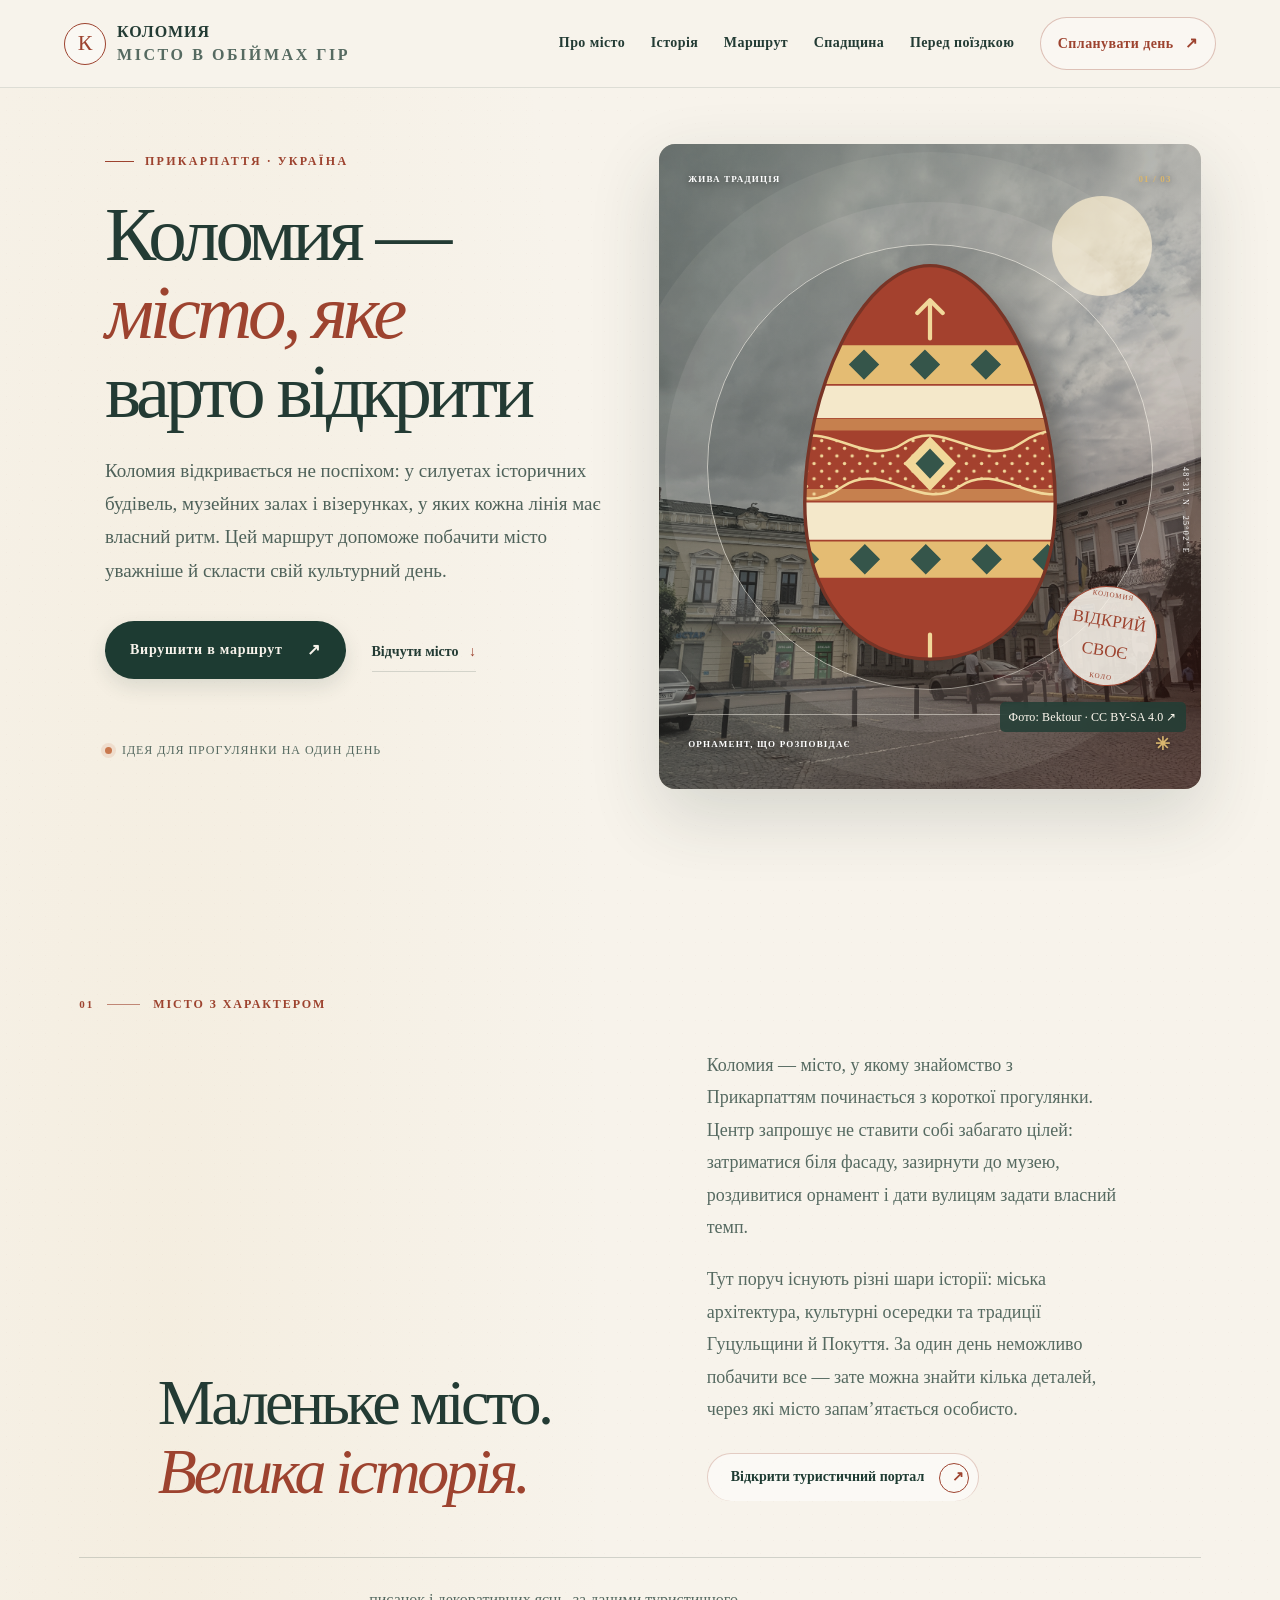
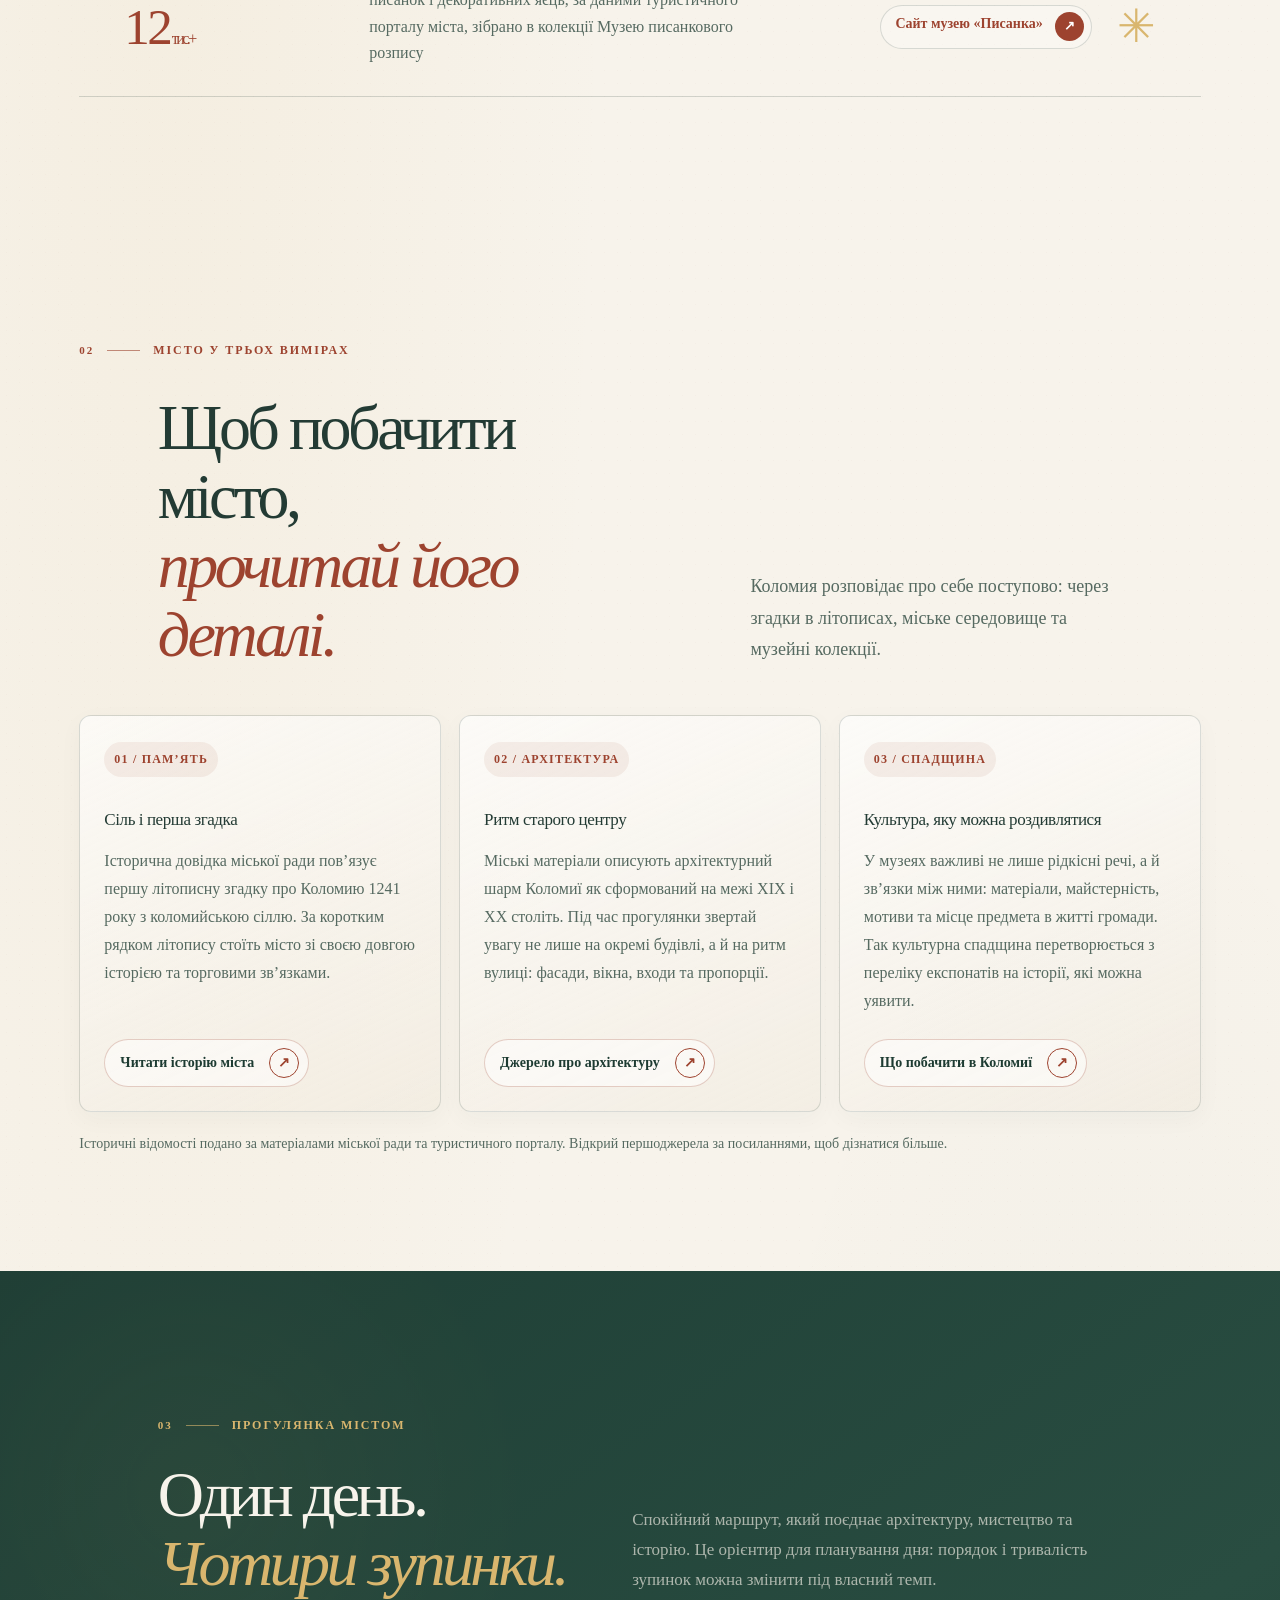
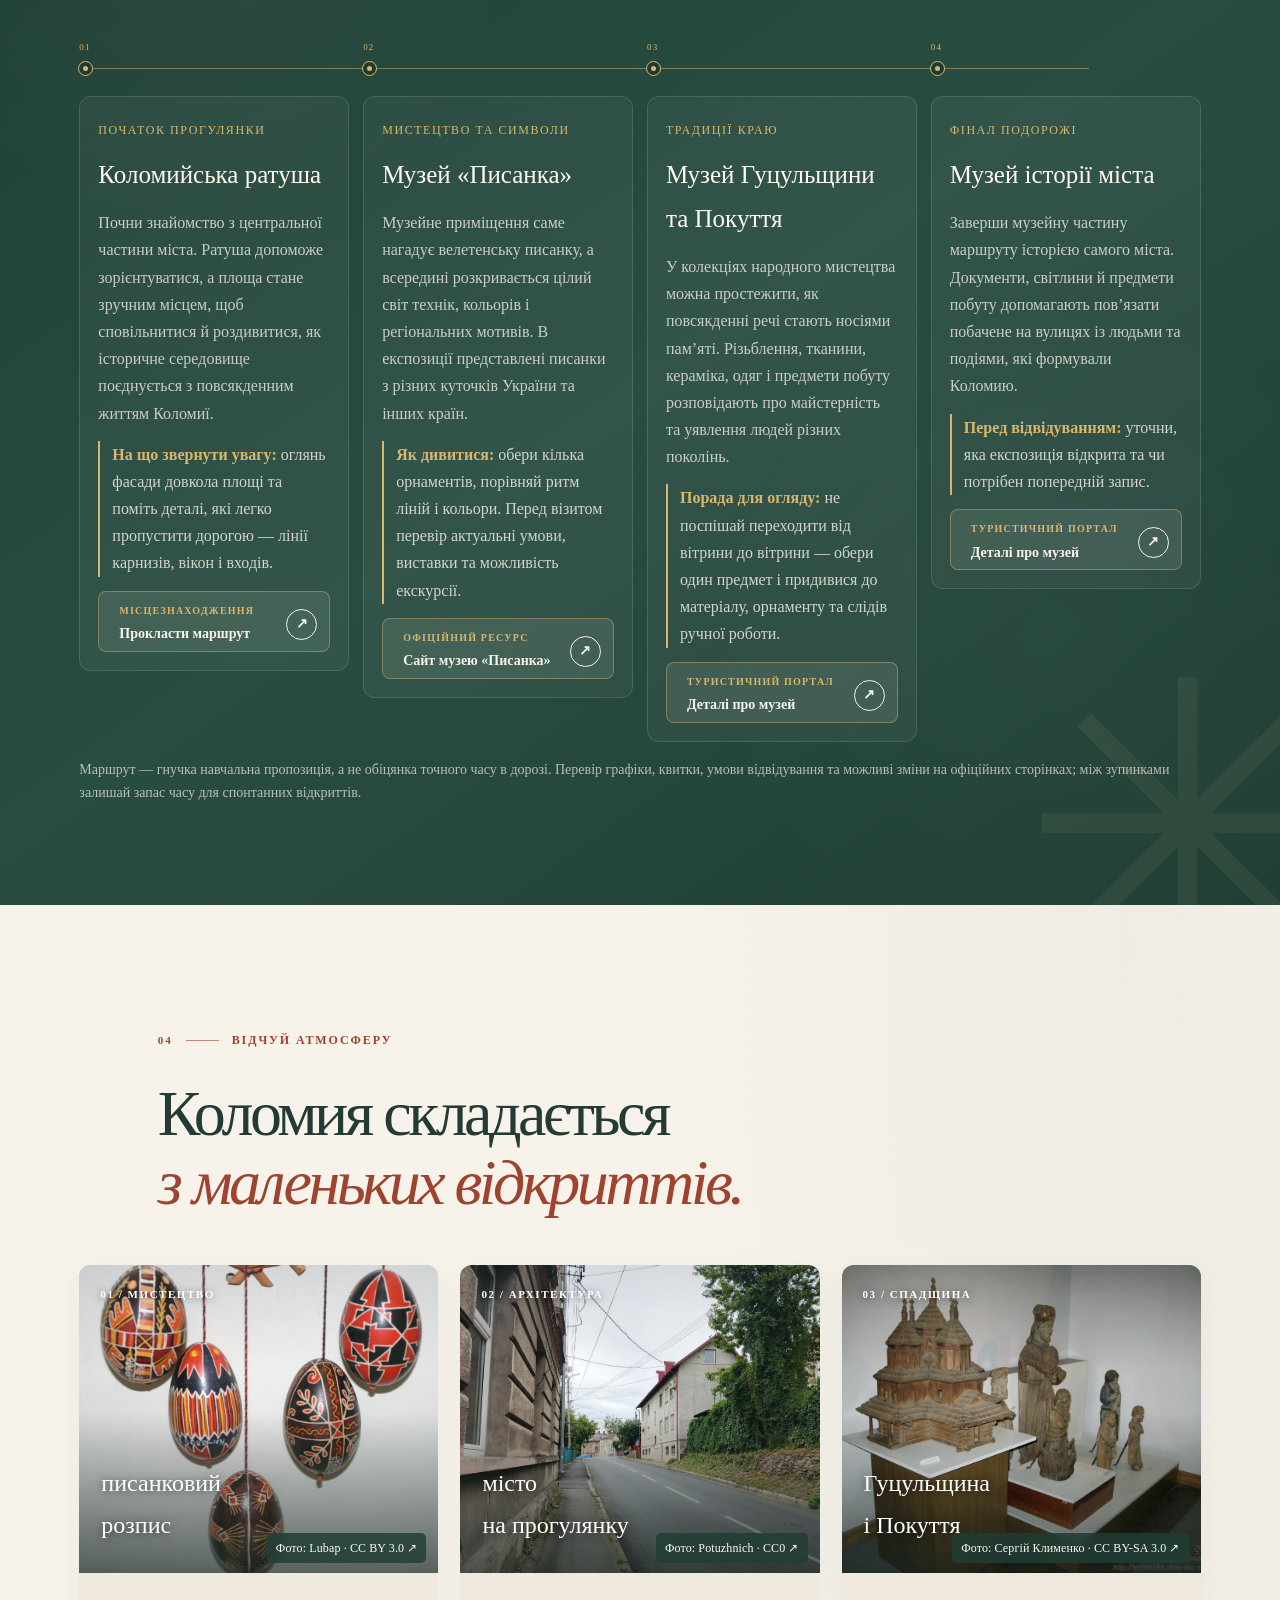
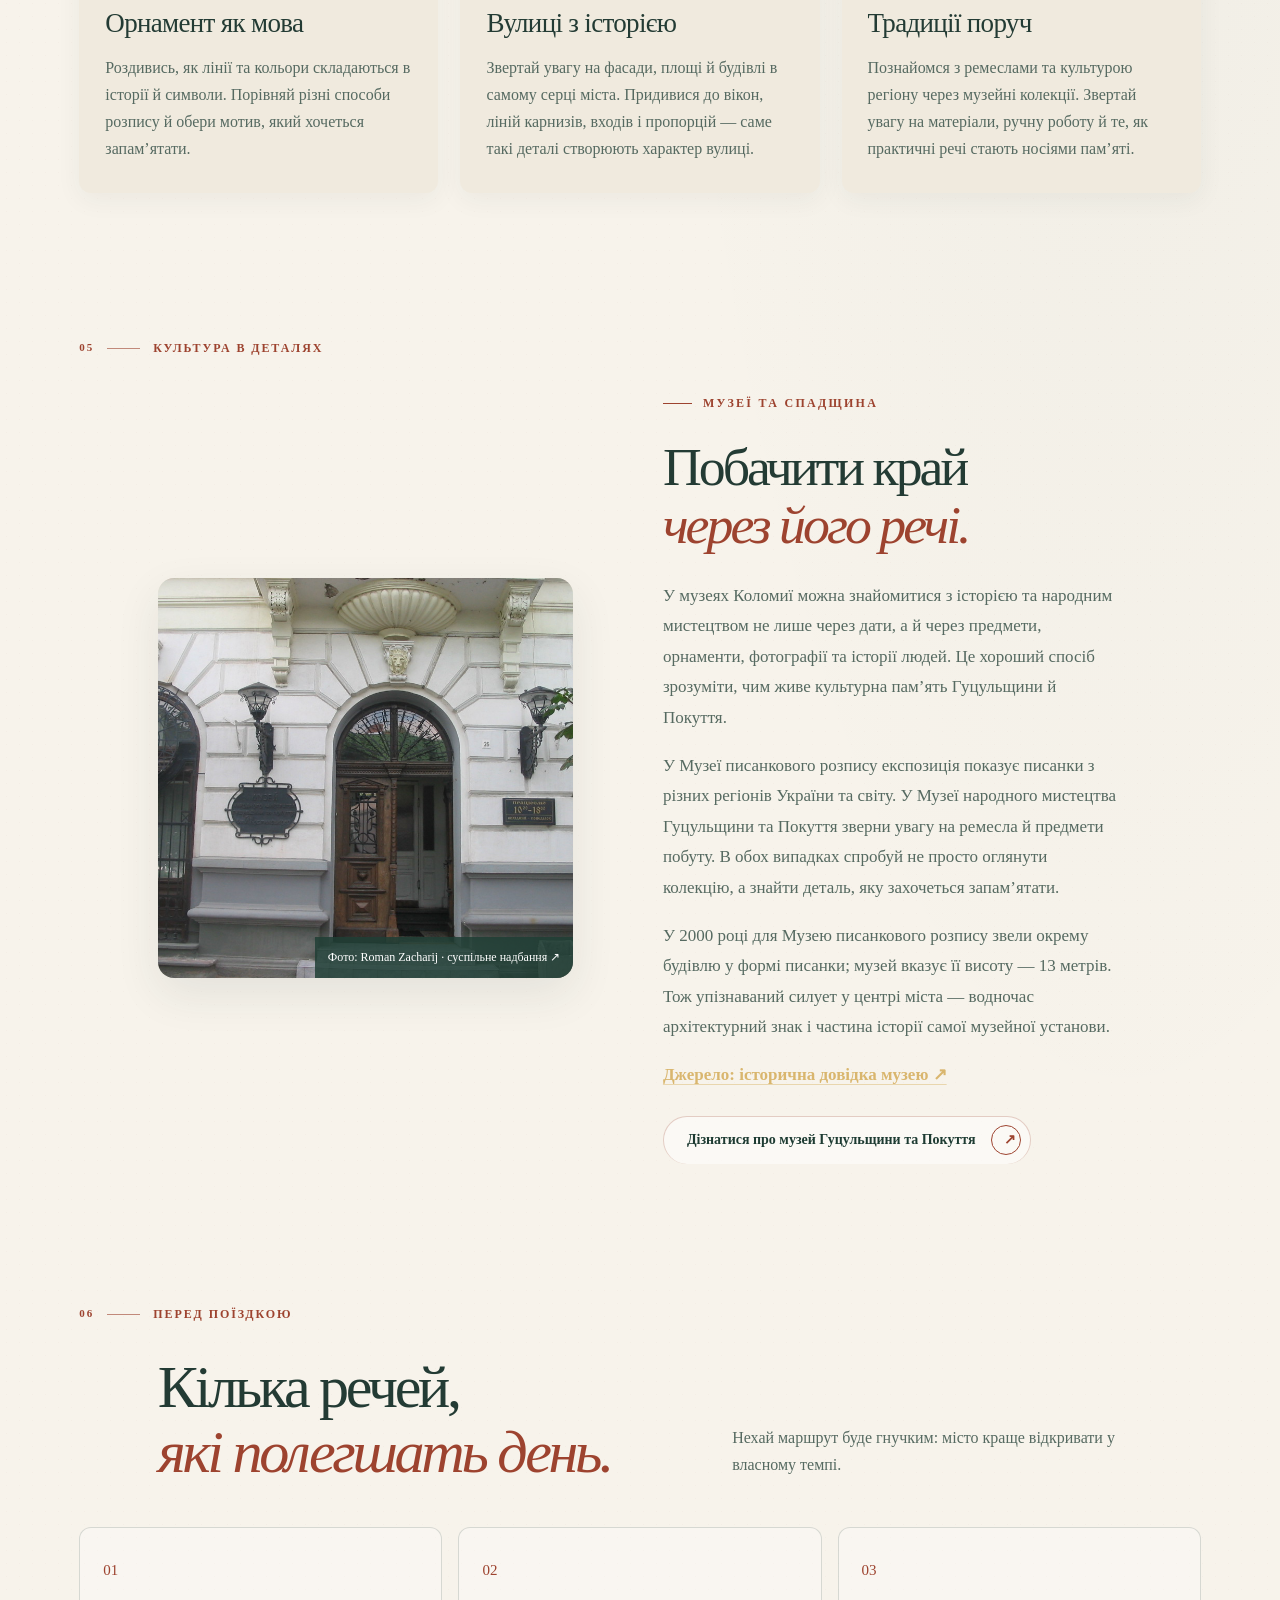
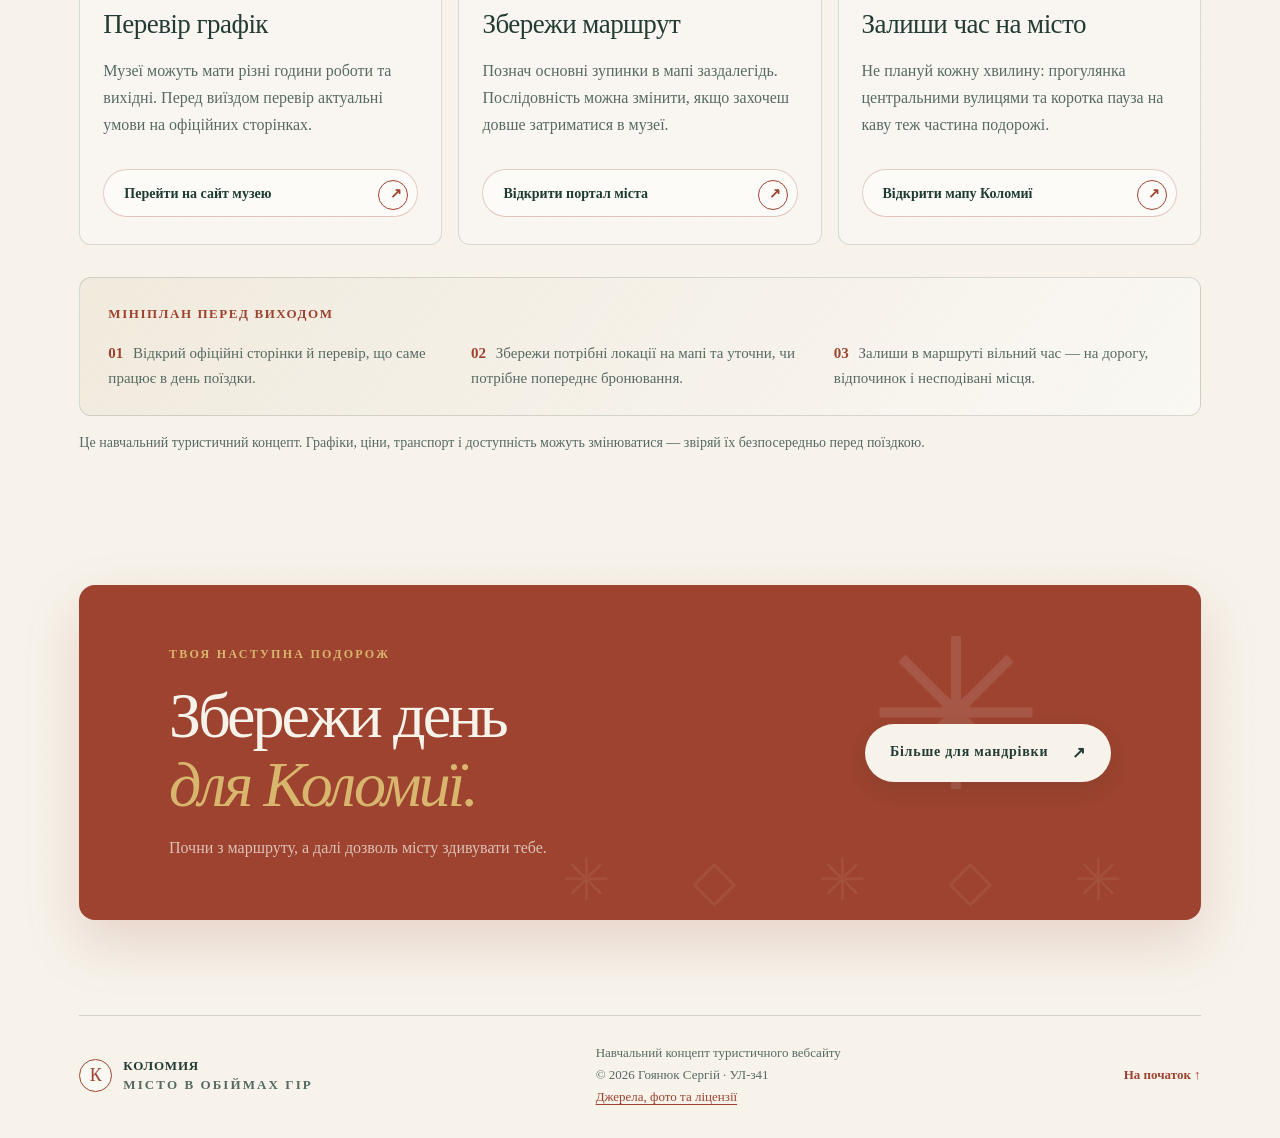
<file: index.html>
<!doctype html>
<html lang="uk">
<head>
  <meta charset="utf-8">
  <meta name="viewport" content="width=device-width, initial-scale=1">
  <meta name="theme-color" content="#f6f1e8">
  <meta name="description" content="Одноденний маршрут Коломиєю: писанкове мистецтво, гуцульська культура, архітектура та затишні вулички міста.">
  <script>
    // On phones, prevent a fresh visit or reload from jumping to an old scroll position.
    if (window.matchMedia('(max-width: 640px)').matches) {
      const pageNavigation = performance.getEntriesByType('navigation')[0];
      if (!pageNavigation || pageNavigation.type !== 'back_forward') {
        if ('scrollRestoration' in history) history.scrollRestoration = 'manual';
        if (location.hash) history.replaceState(null, '', location.pathname + location.search);
      }
    }
  </script>
  <title>Коломия — місто, яке варто відкрити</title>
  <link rel="preconnect" href="https://fonts.googleapis.com">
  <link rel="preconnect" href="https://fonts.gstatic.com" crossorigin>
  <link href="https://fonts.googleapis.com/css2?family=DM+Sans:wght@400;500;600;700&family=Playfair+Display:wght@500;600;700&display=swap" rel="stylesheet">
  <link rel="stylesheet" href="styles.css?v=mobile-layout-4">
  <script src="script.js" defer></script>
</head>
<body>
  <a class="skip-link" href="#main">Перейти до змісту</a>
  <header class="site-header">
    <a class="brand" href="#top" aria-label="Коломия — на початок сторінки">
      <span class="brand-mark" aria-hidden="true">К</span>
      <span class="brand-name">коломия<span>місто в обіймах гір</span></span>
    </a>
    <button class="menu-toggle" type="button" aria-expanded="false" aria-controls="main-nav" aria-label="Відкрити меню">
      <span></span><span></span>
    </button>
    <nav id="main-nav" class="main-nav" aria-label="Головна навігація">
      <a href="#about">Про місто</a>
      <a href="#city-story">Історія</a>
      <a href="#route">Маршрут</a>
      <a href="#culture">Спадщина</a>
      <a href="#visit">Перед поїздкою</a>
      <a class="nav-cta" href="#plan">Спланувати день <span aria-hidden="true">↗</span></a>
    </nav>
  </header>

  <main id="main">
    <section class="hero section-wrap" id="top">
      <div class="hero-copy">
        <p class="eyebrow"><span class="eyebrow-line"></span> Прикарпаття · Україна</p>
        <h1>Коломия —<br><em>місто, яке</em><br>варто відкрити</h1>
        <p class="hero-lead">Коломия відкривається не поспіхом: у силуетах історичних будівель, музейних залах і візерунках, у яких кожна лінія має власний ритм. Цей маршрут допоможе побачити місто уважніше й скласти свій культурний день.</p>
        <div class="hero-actions">
          <a class="button button-dark" href="#route">Вирушити в маршрут <span aria-hidden="true">↗</span></a>
          <a class="text-link" href="#about">Відчути місто <span aria-hidden="true">↓</span></a>
        </div>
        <div class="hero-note"><span class="note-dot"></span><span>Ідея для прогулянки на один день</span></div>
      </div>
      <div class="hero-art">
        <img class="hero-photo" src="assets/town-hall.jpg" alt="Ратуша Коломиї серед історичної забудови міського центру" fetchpriority="high">
        <a class="photo-credit hero-credit" href="https://commons.wikimedia.org/wiki/File:Kolomyia_Town_Hall,_Kolomyia,_Ukraine.jpg" target="_blank" rel="noreferrer">Фото: Bektour · CC BY-SA 4.0 ↗</a>
        <div class="art-sun"></div>
        <div class="art-label art-label-top">Жива традиція <span>01 / 03</span></div>
        <svg class="hero-egg" viewBox="0 0 390 520" xmlns="http://www.w3.org/2000/svg" aria-hidden="true">
          <defs>
            <clipPath id="eggClip"><path d="M195 22C113 22 47 173 47 302c0 111 59 185 148 185s148-74 148-185C343 173 277 22 195 22Z"/></clipPath>
            <pattern id="dots" width="18" height="18" patternUnits="userSpaceOnUse"><circle cx="4" cy="4" r="2" fill="#f1d89a"/><circle cx="13" cy="13" r="2" fill="#f1d89a"/></pattern>
          </defs>
          <path d="M195 22C113 22 47 173 47 302c0 111 59 185 148 185s148-74 148-185C343 173 277 22 195 22Z" fill="#a4412e"/>
          <g clip-path="url(#eggClip)">
            <path d="M26 116h338v46H26z" fill="#e4bc73"/>
            <path d="m27 139 18-18 18 18-18 18zm72 0 18-18 18 18-18 18zm72 0 18-18 18 18-18 18zm72 0 18-18 18 18-18 18zm72 0 18-18 18 18-18 18z" fill="#35554a"/>
            <path d="M26 164h338v38H26z" fill="#f4e8ca"/>
            <path d="M26 203h338v14H26z" fill="#c6804e"/>
            <path d="M26 286h338v14H26z" fill="#c6804e"/>
            <path d="M26 302h338v44H26z" fill="#f4e8ca"/>
            <path d="M26 348h338v43H26z" fill="#e4bc73"/>
            <path d="m28 369 18-18 18 18-18 18zm72 0 18-18 18 18-18 18zm72 0 18-18 18 18-18 18zm72 0 18-18 18 18-18 18zm72 0 18-18 18 18-18 18z" fill="#35554a"/>
            <path d="M26 232c46-32 92 32 138 0s92 32 138 0 66 0 66 0v51c-46 32-92-32-138 0s-92-32-138 0-66 0-66 0z" fill="url(#dots)" stroke="#f1d89a" stroke-width="3"/>
            <path d="M195 224 226 256 195 288 164 256z" fill="#f1d89a"/>
            <path d="M195 238 212 256 195 274 178 256z" fill="#35554a"/>
            <path d="M195 63v45m-15-30 15-15 15 15m-15 425v-45m-15 30 15 15 15-15" fill="none" stroke="#f1d89a" stroke-width="5" stroke-linecap="round" stroke-linejoin="round"/>
          </g>
          <path d="M195 22C113 22 47 173 47 302c0 111 59 185 148 185s148-74 148-185C343 173 277 22 195 22Z" fill="none" stroke="#783426" stroke-width="4"/>
        </svg>
        <div class="art-stamp"><span>КОЛОМИЯ</span><b>ВІДКРИЙ<br>СВОЄ</b><small>КОЛО</small></div>
        <div class="art-label art-label-bottom"><span>Орнамент, що розповідає</span><span aria-hidden="true">✳</span></div>
        <div class="art-coordinate">48°31′ N &nbsp; 25°02′ E</div>
      </div>
      <div class="hero-bottomline"><span>01 — Знайомство з містом</span><span>Гортай, щоб відкрити Коломию <b aria-hidden="true">↓</b></span></div>
    </section>

    <section class="intro section-wrap" id="about">
      <div class="section-kicker"><span>01</span><span class="kicker-rule"></span><span>Місто з характером</span></div>
      <div class="intro-grid">
        <h2>Маленьке місто.<br><em>Велика історія.</em></h2>
        <div class="intro-text">
          <p>Коломия — місто, у якому знайомство з Прикарпаттям починається з короткої прогулянки. Центр запрошує не ставити собі забагато цілей: затриматися біля фасаду, зазирнути до музею, роздивитися орнамент і дати вулицям задати власний темп.</p>
          <p>Тут поруч існують різні шари історії: міська архітектура, культурні осередки та традиції Гуцульщини й Покуття. За один день неможливо побачити все — зате можна знайти кілька деталей, через які місто запам’ятається особисто.</p>
          <a class="under-link action-link" href="https://tourism.kolrada.gov.ua/" target="_blank" rel="noreferrer"><span>Відкрити туристичний портал</span><span class="action-arrow" aria-hidden="true">↗</span></a>
        </div>
      </div>
      <div class="fact-strip">
        <div class="fact-number">12<span> тис.+</span></div>
        <p>писанок і декоративних яєць, за даними туристичного порталу міста, зібрано в колекції Музею писанкового розпису</p>
        <a class="fact-action" href="https://www.pysanka.museum/" target="_blank" rel="noreferrer"><span>Сайт музею «Писанка»</span><span aria-hidden="true">↗</span></a>
        <span class="fact-ornament" aria-hidden="true">✳</span>
      </div>
    </section>

    <section class="city-story section-wrap" id="city-story">
      <div class="section-kicker"><span>02</span><span class="kicker-rule"></span><span>Місто у трьох вимірах</span></div>
      <div class="city-story-heading"><h2>Щоб побачити місто,<br><em>прочитай його деталі.</em></h2><p>Коломия розповідає про себе поступово: через згадки в літописах, міське середовище та музейні колекції.</p></div>
      <div class="city-story-grid">
        <article class="city-story-card"><span class="city-story-number">01 / ПАМ’ЯТЬ</span><h3>Сіль і перша згадка</h3><p>Історична довідка міської ради пов’язує першу літописну згадку про Коломию 1241 року з коломийською сіллю. За коротким рядком літопису стоїть місто зі своєю довгою історією та торговими зв’язками.</p><a class="action-link" href="https://www.kolrada.gov.ua/p/istoriya-mista" target="_blank" rel="noreferrer"><span>Читати історію міста</span><span class="action-arrow" aria-hidden="true">↗</span></a></article>
        <article class="city-story-card"><span class="city-story-number">02 / АРХІТЕКТУРА</span><h3>Ритм старого центру</h3><p>Міські матеріали описують архітектурний шарм Коломиї як сформований на межі XIX і XX століть. Під час прогулянки звертай увагу не лише на окремі будівлі, а й на ритм вулиці: фасади, вікна, входи та пропорції.</p><a class="action-link" href="https://kolrada.gov.ua/New_Folder/Investment4.pdf" target="_blank" rel="noreferrer"><span>Джерело про архітектуру</span><span class="action-arrow" aria-hidden="true">↗</span></a></article>
        <article class="city-story-card"><span class="city-story-number">03 / СПАДЩИНА</span><h3>Культура, яку можна роздивлятися</h3><p>У музеях важливі не лише рідкісні речі, а й зв’язки між ними: матеріали, майстерність, мотиви та місце предмета в житті громади. Так культурна спадщина перетворюється з переліку експонатів на історії, які можна уявити.</p><a class="action-link" href="https://tourism.kolrada.gov.ua/?p=112" target="_blank" rel="noreferrer"><span>Що побачити в Коломиї</span><span class="action-arrow" aria-hidden="true">↗</span></a></article>
      </div>
      <p class="city-story-note">Історичні відомості подано за матеріалами міської ради та туристичного порталу. Відкрий першоджерела за посиланнями, щоб дізнатися більше.</p>
    </section>

    <section class="route-section" id="route">
      <div class="section-wrap route-inner">
        <div class="route-heading">
          <div>
            <div class="section-kicker light"><span>03</span><span class="kicker-rule"></span><span>Прогулянка містом</span></div>
            <h2>Один день.<br><em>Чотири зупинки.</em></h2>
          </div>
        <p>Спокійний маршрут, який поєднає архітектуру, мистецтво та історію. Це орієнтир для планування дня: порядок і тривалість зупинок можна змінити під власний темп.</p>
        </div>
        <div class="route-line" aria-label="Маршрут Коломиєю">
          <article class="route-stop">
            <span class="stop-index">01</span><span class="stop-dot"></span>
            <div class="stop-card">
              <p class="stop-time">Початок прогулянки</p><h3>Коломийська ратуша</h3>
              <p>Почни знайомство з центральної частини міста. Ратуша допоможе зорієнтуватися, а площа стане зручним місцем, щоб сповільнитися й роздивитися, як історичне середовище поєднується з повсякденним життям Коломиї.</p>
              <p class="stop-tip"><strong>На що звернути увагу:</strong> оглянь фасади довкола площі та поміть деталі, які легко пропустити дорогою — лінії карнизів, вікон і входів.</p>
              <a class="route-link" href="https://www.google.com/maps/search/?api=1&query=Коломийська+ратуша" target="_blank" rel="noreferrer"><span class="route-link-copy"><small>МІСЦЕЗНАХОДЖЕННЯ</small><strong>Прокласти маршрут</strong></span><span class="route-link-arrow" aria-hidden="true">↗</span></a>
            </div>
          </article>
          <article class="route-stop">
            <span class="stop-index">02</span><span class="stop-dot"></span>
            <div class="stop-card">
              <p class="stop-time">Мистецтво та символи</p><h3>Музей «Писанка»</h3>
              <p>Музейне приміщення саме нагадує велетенську писанку, а всередині розкривається цілий світ технік, кольорів і регіональних мотивів. В експозиції представлені писанки з різних куточків України та інших країн.</p>
              <p class="stop-tip"><strong>Як дивитися:</strong> обери кілька орнаментів, порівняй ритм ліній і кольори. Перед візитом перевір актуальні умови, виставки та можливість екскурсії.</p>
              <a class="route-link" href="https://www.pysanka.museum/" target="_blank" rel="noreferrer"><span class="route-link-copy"><small>ОФІЦІЙНИЙ РЕСУРС</small><strong>Сайт музею «Писанка»</strong></span><span class="route-link-arrow" aria-hidden="true">↗</span></a>
            </div>
          </article>
          <article class="route-stop">
            <span class="stop-index">03</span><span class="stop-dot"></span>
            <div class="stop-card">
              <p class="stop-time">Традиції краю</p><h3>Музей Гуцульщини та Покуття</h3>
              <p>У колекціях народного мистецтва можна простежити, як повсякденні речі стають носіями пам’яті. Різьблення, тканини, кераміка, одяг і предмети побуту розповідають про майстерність та уявлення людей різних поколінь.</p>
              <p class="stop-tip"><strong>Порада для огляду:</strong> не поспішай переходити від вітрини до вітрини — обери один предмет і придивися до матеріалу, орнаменту та слідів ручної роботи.</p>
              <a class="route-link" href="https://tourism.kolrada.gov.ua/listing-item/музей-народного-мистецтва-гуцульщин/" target="_blank" rel="noreferrer"><span class="route-link-copy"><small>ТУРИСТИЧНИЙ ПОРТАЛ</small><strong>Деталі про музей</strong></span><span class="route-link-arrow" aria-hidden="true">↗</span></a>
            </div>
          </article>
          <article class="route-stop">
            <span class="stop-index">04</span><span class="stop-dot"></span>
            <div class="stop-card">
              <p class="stop-time">Фінал подорожі</p><h3>Музей історії міста</h3>
              <p>Заверши музейну частину маршруту історією самого міста. Документи, світлини й предмети побуту допомагають пов’язати побачене на вулицях із людьми та подіями, які формували Коломию.</p>
              <p class="stop-tip"><strong>Перед відвідуванням:</strong> уточни, яка експозиція відкрита та чи потрібен попередній запис.</p>
              <a class="route-link" href="https://tourism.kolrada.gov.ua/listing-item/музей-історії-міта-коломиї/" target="_blank" rel="noreferrer"><span class="route-link-copy"><small>ТУРИСТИЧНИЙ ПОРТАЛ</small><strong>Деталі про музей</strong></span><span class="route-link-arrow" aria-hidden="true">↗</span></a>
            </div>
          </article>
        </div>
        <p class="route-footnote">Маршрут — гнучка навчальна пропозиція, а не обіцянка точного часу в дорозі. Перевір графіки, квитки, умови відвідування та можливі зміни на офіційних сторінках; між зупинками залишай запас часу для спонтанних відкриттів.</p>
      </div>
    </section>

    <section class="places section-wrap" id="places">
      <div class="places-heading">
        <div class="section-kicker"><span>04</span><span class="kicker-rule"></span><span>Відчуй атмосферу</span></div>
        <h2>Коломия складається<br><em>з маленьких відкриттів.</em></h2>
      </div>
      <div class="place-grid">
        <article class="place-card place-card-art">
          <div class="card-visual photo-visual pysanka-visual"><img src="assets/pysanky-museum.jpg" alt="Розписані писанки в експозиції музею Коломиї" loading="lazy"><span class="visual-number">01 / МИСТЕЦТВО</span><span class="visual-caption">писанковий<br>розпис</span><a class="photo-credit" href="https://commons.wikimedia.org/wiki/File:PysankyKolomiya.JPG" target="_blank" rel="noreferrer">Фото: Lubap · CC BY 3.0 ↗</a></div>
          <div class="place-card-copy"><h3>Орнамент як мова</h3><p>Роздивись, як лінії та кольори складаються в історії й символи. Порівняй різні способи розпису й обери мотив, який хочеться запам’ятати.</p></div>
        </article>
        <article class="place-card place-card-town">
          <div class="card-visual photo-visual town-visual"><img src="assets/zamkova-street.jpg" alt="Вулиця Замкова у Коломиї, будинки та зелені дерева" loading="lazy"><span class="visual-number">02 / АРХІТЕКТУРА</span><span class="visual-caption">місто<br>на прогулянку</span><a class="photo-credit" href="https://commons.wikimedia.org/wiki/File:Zamkova_Street_in_Kolomyia.jpg" target="_blank" rel="noreferrer">Фото: Potuzhnich · CC0 ↗</a></div>
          <div class="place-card-copy"><h3>Вулиці з історією</h3><p>Звертай увагу на фасади, площі й будівлі в самому серці міста. Придивися до вікон, ліній карнизів, входів і пропорцій — саме такі деталі створюють характер вулиці.</p></div>
        </article>
        <article class="place-card place-card-culture">
          <div class="card-visual photo-visual culture-visual"><img src="assets/hutsul-artifacts.jpg" alt="Дерев'яні скульптури в експозиції Музею Гуцульщини та Покуття" loading="lazy"><span class="visual-number">03 / СПАДЩИНА</span><span class="visual-caption">Гуцульщина<br>і Покуття</span><a class="photo-credit" href="https://commons.wikimedia.org/wiki/File:%D0%94%D0%B5%D1%80%D0%B5%D0%B2%27%D1%8F%D0%BD%D1%96_%D1%81%D0%BA%D1%83%D0%BB%D1%8C%D0%BF%D1%82%D1%83%D1%80%D0%B8_%D0%B2_%D0%9C%D1%83%D0%B7%D0%B5%D1%97_%D0%93%D1%83%D1%86%D1%83%D0%BB%D1%8C%D1%89%D0%B8%D0%BD%D0%B8.jpg" target="_blank" rel="noreferrer">Фото: Сергій Клименко · CC BY-SA 3.0 ↗</a></div>
          <div class="place-card-copy"><h3>Традиції поруч</h3><p>Познайомся з ремеслами та культурою регіону через музейні колекції. Звертай увагу на матеріали, ручну роботу й те, як практичні речі стають носіями пам’яті.</p></div>
        </article>
      </div>
    </section>

    <section class="story-section section-wrap" id="culture">
      <div class="section-kicker"><span>05</span><span class="kicker-rule"></span><span>Культура в деталях</span></div>
      <div class="story-grid">
        <figure class="story-photo">
          <img src="assets/hutsul-museum.jpg" alt="Вхід до Музею народного мистецтва Гуцульщини та Покуття в Коломиї" loading="lazy">
          <figcaption><a href="https://commons.wikimedia.org/wiki/File:Kolomyia14.jpg" target="_blank" rel="noreferrer">Фото: Roman Zacharij · суспільне надбання ↗</a></figcaption>
        </figure>
        <div class="story-copy">
          <p class="eyebrow"><span class="eyebrow-line"></span> Музеї та спадщина</p>
          <h2>Побачити край<br><em>через його речі.</em></h2>
          <p>У музеях Коломиї можна знайомитися з історією та народним мистецтвом не лише через дати, а й через предмети, орнаменти, фотографії та історії людей. Це хороший спосіб зрозуміти, чим живе культурна пам’ять Гуцульщини й Покуття.</p>
          <p>У Музеї писанкового розпису експозиція показує писанки з різних регіонів України та світу. У Музеї народного мистецтва Гуцульщини та Покуття зверни увагу на ремесла й предмети побуту. В обох випадках спробуй не просто оглянути колекцію, а знайти деталь, яку захочеться запам’ятати.</p>
          <p>У 2000 році для Музею писанкового розпису звели окрему будівлю у формі писанки; музей вказує її висоту — 13 метрів. Тож упізнаваний силует у центрі міста — водночас архітектурний знак і частина історії самої музейної установи.</p>
          <p><a href="https://pysanka.museum/museum/history/overview/" target="_blank" rel="noreferrer">Джерело: історична довідка музею ↗</a></p>
          <a class="under-link action-link" href="https://tourism.kolrada.gov.ua/listing-item/музей-народного-мистецтва-гуцульщин/" target="_blank" rel="noreferrer"><span>Дізнатися про музей Гуцульщини та Покуття</span><span class="action-arrow" aria-hidden="true">↗</span></a>
        </div>
      </div>
    </section>

    <section class="visit-section section-wrap" id="visit">
      <div class="section-kicker"><span>06</span><span class="kicker-rule"></span><span>Перед поїздкою</span></div>
      <div class="visit-heading"><h2>Кілька речей,<br><em>які полегшать день.</em></h2><p>Нехай маршрут буде гнучким: місто краще відкривати у власному темпі.</p></div>
      <div class="visit-grid">
        <article class="visit-card"><span class="visit-icon">01</span><h3>Перевір графік</h3><p>Музеї можуть мати різні години роботи та вихідні. Перед виїздом перевір актуальні умови на офіційних сторінках.</p><a class="action-link" href="https://www.pysanka.museum/" target="_blank" rel="noreferrer"><span>Перейти на сайт музею</span><span class="action-arrow" aria-hidden="true">↗</span></a></article>
        <article class="visit-card"><span class="visit-icon">02</span><h3>Збережи маршрут</h3><p>Познач основні зупинки в мапі заздалегідь. Послідовність можна змінити, якщо захочеш довше затриматися в музеї.</p><a class="action-link" href="https://tourism.kolrada.gov.ua/" target="_blank" rel="noreferrer"><span>Відкрити портал міста</span><span class="action-arrow" aria-hidden="true">↗</span></a></article>
        <article class="visit-card"><span class="visit-icon">03</span><h3>Залиши час на місто</h3><p>Не плануй кожну хвилину: прогулянка центральними вулицями та коротка пауза на каву теж частина подорожі.</p><a class="action-link" href="https://www.google.com/maps/search/?api=1&query=Коломия+центр" target="_blank" rel="noreferrer"><span>Відкрити мапу Коломиї</span><span class="action-arrow" aria-hidden="true">↗</span></a></article>
      </div>
      <div class="prepare-strip"><span class="prepare-label">Мініплан перед виходом</span><p><b>01</b> Відкрий офіційні сторінки й перевір, що саме працює в день поїздки.</p><p><b>02</b> Збережи потрібні локації на мапі та уточни, чи потрібне попереднє бронювання.</p><p><b>03</b> Залиши в маршруті вільний час — на дорогу, відпочинок і несподівані місця.</p></div>
      <p class="visit-note">Це навчальний туристичний концепт. Графіки, ціни, транспорт і доступність можуть змінюватися — звіряй їх безпосередньо перед поїздкою.</p>
    </section>

    <section class="plan-callout section-wrap" id="plan">
      <div class="plan-pattern" aria-hidden="true">✳　◇　✳　◇　✳</div>
      <div class="plan-content"><p class="eyebrow">Твоя наступна подорож</p><h2>Збережи день<br><em>для Коломиї.</em></h2><p>Почни з маршруту, а далі дозволь місту здивувати тебе.</p></div>
      <a class="button button-light" href="https://tourism.kolrada.gov.ua/" target="_blank" rel="noreferrer">Більше для мандрівки <span aria-hidden="true">↗</span></a>
      <span class="plan-spark" aria-hidden="true">✳</span>
    </section>
  </main>

  <footer class="site-footer section-wrap">
    <a class="brand footer-brand" href="#top"><span class="brand-mark" aria-hidden="true">К</span><span class="brand-name">коломия<span>місто в обіймах гір</span></span></a>
    <p>Навчальний концепт туристичного вебсайту<br>© 2026 Гоянюк Сергій · УЛ-з41<br><a href="sources.html">Джерела, фото та ліцензії</a></p>
    <a class="back-top" href="#top">На початок ↑</a>
  </footer>
</body>
</html>
</file>
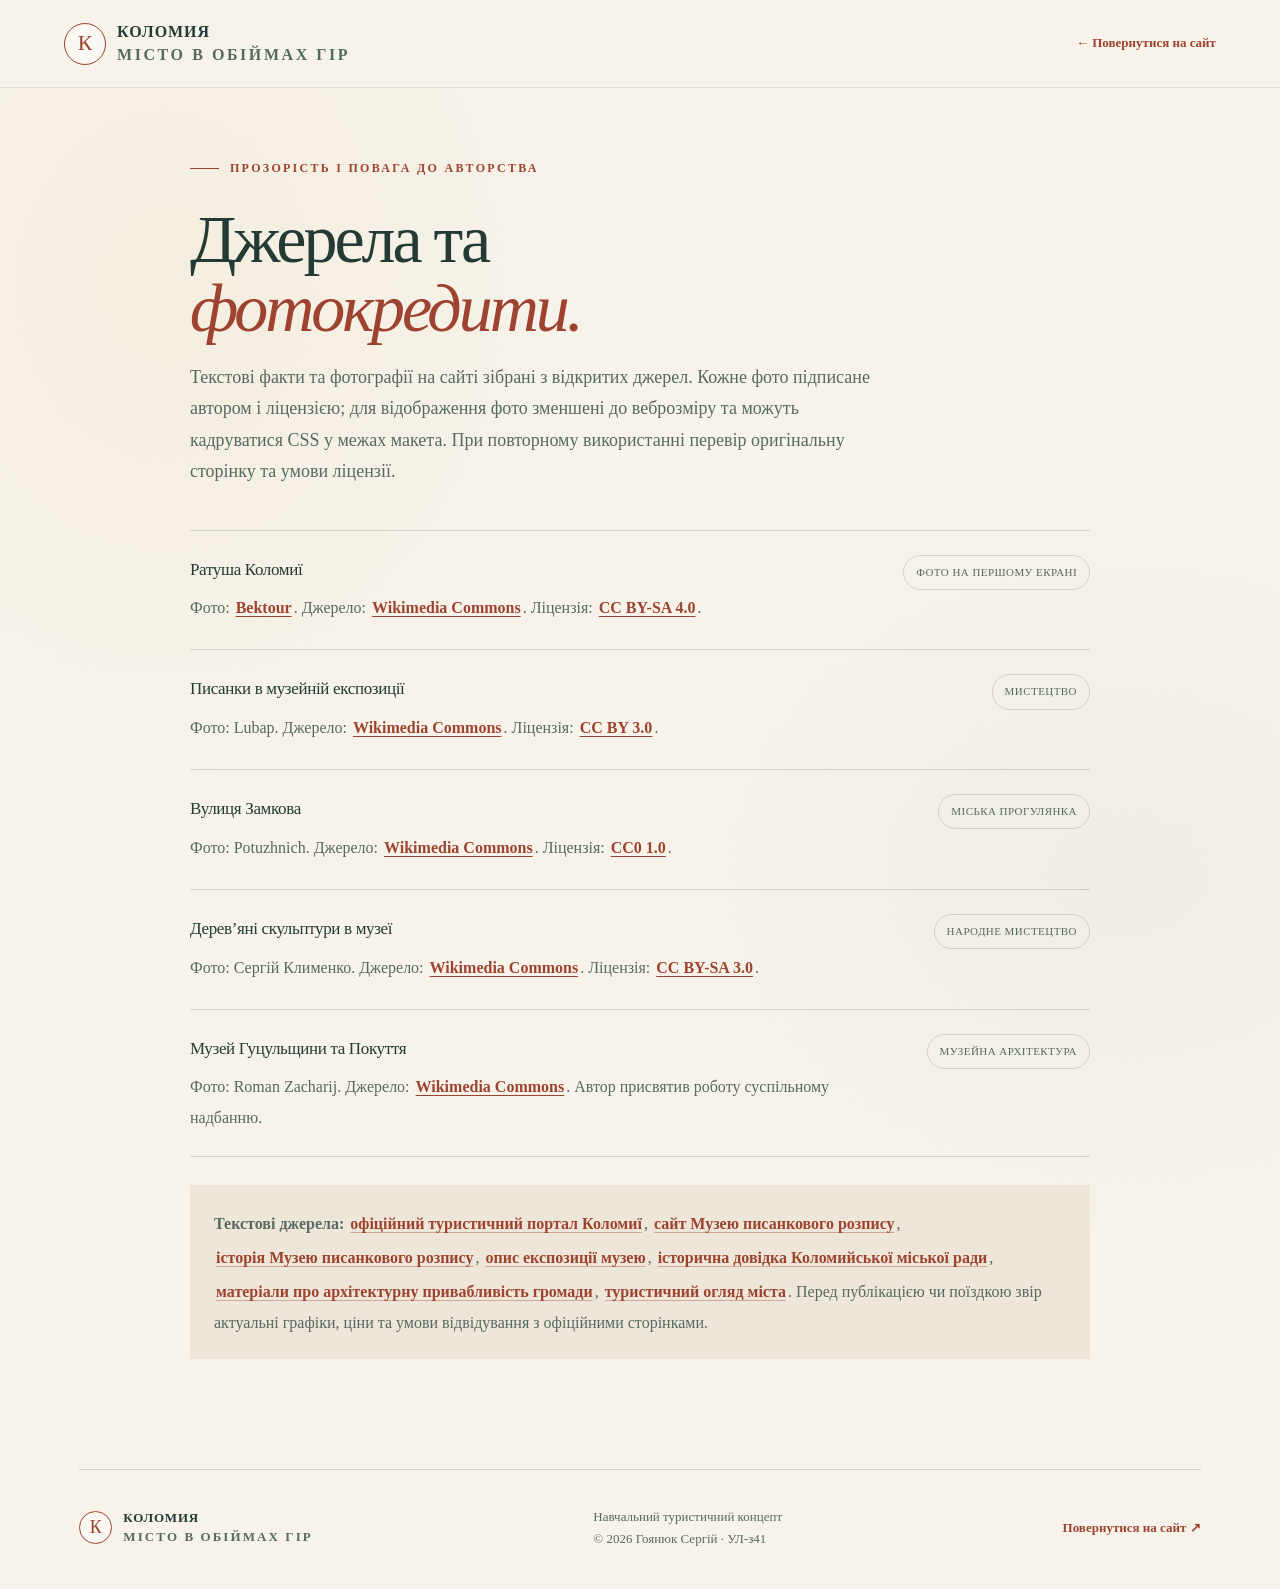
<file: sources.html>
<!doctype html>
<html lang="uk">
<head>
  <meta charset="utf-8">
  <meta name="viewport" content="width=device-width, initial-scale=1">
  <meta name="theme-color" content="#f6f1e8">
  <title>Джерела та фотокредити — Коломия</title>
  <link rel="stylesheet" href="styles.css">
  <style>
    .sources-page { width: min(900px, 88vw); margin: 0 auto; padding: 70px 0 110px; }
    .sources-page h1 { margin: 26px 0 18px; font-size: clamp(42px, 7vw, 68px); }
    .sources-intro { max-width: 700px; color: var(--ink-soft); font-size: 18px; line-height: 1.75; }
    .source-list { margin-top: 42px; border-top: 1px solid var(--line); }
    .source-item { padding: 24px 0; border-bottom: 1px solid var(--line); display: grid; grid-template-columns: 1fr auto; gap: 24px; align-items: start; }
    .source-item h2 { margin: 0 0 7px; font: 500 24px var(--serif); letter-spacing: -.02em; }
    .source-item p { max-width: 720px; margin: 0; color: var(--ink-soft); font-size: 16px; line-height: 1.75; }
    .source-item a { color: var(--red); font-weight: 700; text-decoration: underline; text-underline-offset: 3px; }
    .license-pill { white-space: nowrap; padding: 7px 12px; border: 1px solid var(--line); border-radius: 999px; color: var(--ink-soft); font-size: 11px; letter-spacing: .04em; text-transform: uppercase; }
    .source-note { margin-top: 28px; padding: 22px 24px; background: var(--paper-deep); color: var(--ink-soft); font-size: 16px; line-height: 1.75; }
    @media(max-width:600px) { .sources-intro { font-size: 16px; } .source-item { grid-template-columns: 1fr; gap: 10px; } .source-item p, .source-note { font-size: 15px; } .license-pill { justify-self: start; } }
  </style>
</head>
<body>
  <header class="site-header">
    <a class="brand" href="index.html" aria-label="Повернутися на сайт про Коломию"><span class="brand-mark" aria-hidden="true">К</span><span class="brand-name">коломия<span>місто в обіймах гір</span></span></a>
    <a class="back-top" href="index.html">← Повернутися на сайт</a>
  </header>
  <main class="sources-page">
    <p class="eyebrow"><span class="eyebrow-line"></span> Прозорість і повага до авторства</p>
    <h1>Джерела та<br><em>фотокредити.</em></h1>
    <p class="sources-intro">Текстові факти та фотографії на сайті зібрані з відкритих джерел. Кожне фото підписане автором і ліцензією; для відображення фото зменшені до веброзміру та можуть кадруватися CSS у межах макета. При повторному використанні перевір оригінальну сторінку та умови ліцензії.</p>
    <div class="source-list">
      <article class="source-item"><div><h2>Ратуша Коломиї</h2><p>Фото: <a href="https://commons.wikimedia.org/wiki/User:Bektour" target="_blank" rel="noreferrer">Bektour</a>. Джерело: <a href="https://commons.wikimedia.org/wiki/File:Kolomyia_Town_Hall,_Kolomyia,_Ukraine.jpg" target="_blank" rel="noreferrer">Wikimedia Commons</a>. Ліцензія: <a href="https://creativecommons.org/licenses/by-sa/4.0/" target="_blank" rel="noreferrer">CC BY-SA 4.0</a>.</p></div><span class="license-pill">Фото на першому екрані</span></article>
      <article class="source-item"><div><h2>Писанки в музейній експозиції</h2><p>Фото: Lubap. Джерело: <a href="https://commons.wikimedia.org/wiki/File:PysankyKolomiya.JPG" target="_blank" rel="noreferrer">Wikimedia Commons</a>. Ліцензія: <a href="https://creativecommons.org/licenses/by/3.0/" target="_blank" rel="noreferrer">CC BY 3.0</a>.</p></div><span class="license-pill">Мистецтво</span></article>
      <article class="source-item"><div><h2>Вулиця Замкова</h2><p>Фото: Potuzhnich. Джерело: <a href="https://commons.wikimedia.org/wiki/File:Zamkova_Street_in_Kolomyia.jpg" target="_blank" rel="noreferrer">Wikimedia Commons</a>. Ліцензія: <a href="https://creativecommons.org/publicdomain/zero/1.0/" target="_blank" rel="noreferrer">CC0 1.0</a>.</p></div><span class="license-pill">Міська прогулянка</span></article>
      <article class="source-item"><div><h2>Дерев’яні скульптури в музеї</h2><p>Фото: Сергій Клименко. Джерело: <a href="https://commons.wikimedia.org/wiki/File:%D0%94%D0%B5%D1%80%D0%B5%D0%B2%27%D1%8F%D0%BD%D1%96_%D1%81%D0%BA%D1%83%D0%BB%D1%8C%D0%BF%D1%82%D1%83%D1%80%D0%B8_%D0%B2_%D0%9C%D1%83%D0%B7%D0%B5%D1%97_%D0%93%D1%83%D1%86%D1%83%D0%BB%D1%8C%D1%89%D0%B8%D0%BD%D0%B8.jpg" target="_blank" rel="noreferrer">Wikimedia Commons</a>. Ліцензія: <a href="https://creativecommons.org/licenses/by-sa/3.0/" target="_blank" rel="noreferrer">CC BY-SA 3.0</a>.</p></div><span class="license-pill">Народне мистецтво</span></article>
      <article class="source-item"><div><h2>Музей Гуцульщини та Покуття</h2><p>Фото: Roman Zacharij. Джерело: <a href="https://commons.wikimedia.org/wiki/File:Kolomyia14.jpg" target="_blank" rel="noreferrer">Wikimedia Commons</a>. Автор присвятив роботу суспільному надбанню.</p></div><span class="license-pill">Музейна архітектура</span></article>
    </div>
    <div class="source-note"><strong>Текстові джерела:</strong> <a href="https://tourism.kolrada.gov.ua/" target="_blank" rel="noreferrer">офіційний туристичний портал Коломиї</a>, <a href="https://www.pysanka.museum/" target="_blank" rel="noreferrer">сайт Музею писанкового розпису</a>, <a href="https://pysanka.museum/museum/history/overview/" target="_blank" rel="noreferrer">історія Музею писанкового розпису</a>, <a href="https://pysanka.museum/exposition/index.php" target="_blank" rel="noreferrer">опис експозиції музею</a>, <a href="https://www.kolrada.gov.ua/p/istoriya-mista" target="_blank" rel="noreferrer">історична довідка Коломийської міської ради</a>, <a href="https://kolrada.gov.ua/New_Folder/Investment4.pdf" target="_blank" rel="noreferrer">матеріали про архітектурну привабливість громади</a>, <a href="https://tourism.kolrada.gov.ua/?p=112" target="_blank" rel="noreferrer">туристичний огляд міста</a>. Перед публікацією чи поїздкою звір актуальні графіки, ціни та умови відвідування з офіційними сторінками.</div>
  </main>
  <footer class="site-footer section-wrap"><a class="brand footer-brand" href="index.html"><span class="brand-mark" aria-hidden="true">К</span><span class="brand-name">коломия<span>місто в обіймах гір</span></span></a><p>Навчальний туристичний концепт<br>© 2026 Гоянюк Сергій · УЛ-з41</p><a class="back-top" href="index.html">Повернутися на сайт ↗</a></footer>
</body>
</html>
</file>
<file: styles.css>
Warning: truncated output (original token count: 14310)
Total output lines: 798

:root {
  --paper: #f6f1e8;
  --paper-deep: #eee6d8;
  --ink: #253b35;
  --ink-soft: #64716a;
  --green: #34594c;
  --green-deep: #203e35;
  --red: #a4412e;
  --orange: #ca7548;
  --gold: #dfbd7b;
  --line: rgba(37, 59, 53, .16);
  --serif: "Playfair Display", Georgia, serif;
  --sans: "DM Sans", Arial, sans-serif;
}
* { box-sizing: border-box; }
html { scroll-behavior: smooth; }
body { margin: 0; background-color: var(--paper); background-image: radial-gradient(rgba(164,65,46,.045) .65px, transparent .65px); background-size: 11px 11px; color: var(--ink); font-family: var(--sans); font-size: 15px; line-height: 1.65; }
a { color: inherit; text-decoration: none; }
button { font: inherit; }
.skip-link { position: absolute; left: -999px; top: 10px; z-index: 100; background: var(--ink); color: white; padding: 10px 16px; }
.skip-link:focus { left: 10px; }
.site-header { height: 88px; padding: 0 6.2vw; display: flex; align-items: center; justify-content: space-between; border-bottom: 1px solid var(--line); position: relative; z-index: 5; background: var(--paper); }
.brand { display: inline-flex; gap: 11px; align-items: center; }
.brand-mark { display: grid; place-items: center; width: 38px; height: 38px; border: 1px solid var(--red); color: var(--red); border-radius: 50%; font-family: var(--serif); font-size: 22px; }
.brand-name { display: flex; flex-direction: column; font-family: var(--serif); font-size: 16px; font-weight: 700; letter-spacing: .02em; line-height: 1.1; text-transform: uppercase; }
.brand-name span { margin-top: 5px; font: 9px var(--sans); letter-spacing: .16em; color: var(--ink-soft); text-transform: uppercase; }
.main-nav { display: flex; align-items: center; gap: clamp(22px, 4vw, 58px); font-size: 12px; font-weight: 600; letter-spacing: .03em; }
.main-nav a { transition: color .2s ease; }
.main-nav a:hover, .under-link:hover, .text-link:hover { color: var(--red); }
.main-nav .nav-cta { color: var(--red); }
.nav-cta span { margin-left: 7px; font-size: 15px; }
.menu-toggle { display: none; }
.section-wrap { width: min(1320px, 87.6vw); margin: 0 auto; }
.hero { min-height: min(760px, calc(100vh - 88px)); display: grid; grid-template-columns: 1fr 1fr; position: relative; padding-top: 55px; padding-bottom: 75px; align-items: center; gap: 2vw; }
.hero-copy { padding: 8px 0 30px 4.5vw; position: relative; z-index: 2; }
.eyebrow { margin: 0 0 24px; display: flex; align-items: center; gap: 11px; color: var(--red); font-size: 10px; font-weight: 700; letter-spacing: .19em; text-transform: uppercase; }
.eyebrow-line { display: inline-block; width: 29px; height: 1px; background: currentColor; }
h1, h2, h3, p { margin-top: 0; }
h1, h2 { font-family: var(--serif); font-weight: 500; letter-spacing: -.045em; }
h1 { margin-bottom: 23px; font-size: clamp(51px, 6.4vw, 88px); line-height: 1.02; }
h1 em, h2 em { color: var(--red); font-weight: 500; }
.hero-lead { max-width: 430px; color: var(--ink-soft); font-size: 15px; line-height: 1.8; }
.hero-actions { margin-top: 34px; display: flex; align-items: center; gap: 26px; }
.button { min-height: 53px; padding: 0 23px; display: inline-flex; align-items: center; justify-content: center; gap: 24px; font-size: 11px; font-weight: 700; letter-spacing: .055em; transition: transform .2s ease, background .2s ease; }
.button:hover { transform: translateY(-3px); }
.button-dark { color: var(--paper); background: var(--green-deep); }
.button-dark:hover { background: var(--red); }
.button span { font-size: 16px; }
.text-link { font-size: 11px; font-weight: 600; border-bottom: 1px solid var(--line); padding-bottom: 5px; }
.text-link span { color: var(--red); margin-left: 7px; }
.hero-note { margin-top: 61px; display: flex; gap: 10px; align-items: center; color: var(--ink-soft); font-size: 10px; letter-spacing: .08em; text-transform: uppercase; }
.note-dot { width: 7px; height: 7px; border-radius: 50%; background: var(--orange); box-shadow: 0 0 0 4px rgba(202,117,72,.14); }
.hero-art { min-height: 545px; height: 100%; max-height: 645px; position: relative; overflow: hidden; isolation: isolate; background: #e8ddc8; display: grid; place-items: center; }
.hero-photo { position: absolute; inset: 0; width: 100%; height: 100%; object-fit: cover; object-position: 50% 55%; filter: sepia(.16) saturate(.72) brightness(.72); transform: scale(1.01); }
.hero-art::before { content: ""; position: absolute; inset: 0; z-index: 1; background: linear-gradient(135deg, rgba(32,62,53,.28), rgba(246,241,232,.12) 55%, rgba(164,65,46,.22)); }
.hero-art::after { content: ""; position: absolute; z-index: 1; border: 1px solid rgba(246,241,232,.55); border-radius: 50%; width: min(82%, 490px); aspect-ratio: 1; box-shadow: 0 0 0 42px rgba(246,241,232,.08), 0 0 0 92px rgba(246,241,232,.06); }
.art-sun { position: absolute; z-index: 2; right: 9%; top: 8%; width: 100px; height: 100px; border-radius: 50%; background: var(--gold); opacity: .8; mix-blend-mode: screen; animation: sun-drift 9s ease-in-out infinite alternate; }
.hero-egg { width: min(62%, 330px); max-height: 94%; z-index: 2; filter: drop-shadow(20px 28px 12px rgba(32,30,24,.3)); animation: float 5.5s ease-in-out infinite; }
@keyframes float { 0%,100% { transform: translateY(0) rotate(-2deg); } 50% { transform: translateY(-9px) rotate(0deg); } }
@keyframes sun-drift { from { transform: translate3d(0,0,0) scale(1); } to { transform: translate3d(-9px,11px,0) scale(1.06); } }
.art-label { position: absolute; z-index: 3; display: flex; justify-content: space-between; gap: 28px; color: white; text-shadow: 0 1px 7px rgba(0,0,0,.45); font-size: 9px; font-weight: 700; letter-spacing: .13em; text-transform: uppercase; }
.art-label-top { top: 28px; left: 29px; right: 29px; }
.art-label-top span { color: var(--gold); }
.art-label-bottom { bottom: 29px; left: 29px; right: 29px; align-items: center; border-top: 1px solid rgba(246,241,232,.5); padding-top: 14px; }
.art-label-bottom span:last-child { color: var(--gold); font-size: 18px; }
.art-stamp { position: absolute; z-index: 3; right: 8%; bottom: 16%; width: 100px; height: 100px; border: 1px solid var(--red); border-radius: 50%; color: var(--red); display: flex; flex-direction: column; align-items: center; justify-content: center; text-align: center; transform: rotate(9deg); background: rgba(246,241,232,.88); }
.art-stamp span, .art-stamp small { font-size: 7px; letter-spacing: .14em; }
.art-stamp b { font: 700 13px/1.05 var(--serif); margin: 5px 0; }
.art-coordinate { position: absolute; z-index: 3; top: 50%; right: 9px; writing-mode: vertical-rl; color: white; text-shadow: 0 1px 7px rgba(0,0,0,.45); font-size: 8px; letter-spacing: .16em; }
.photo-credit { position: absolute; z-index: 4; bottom: 10px; right: 12px; padding: 3px 7px; background: rgba(32,62,53,.82); color: #fffaf0; font-size: 8px; line-height: 1.5; letter-spacing: .01em; transition: background .2s ease; }
.photo-credit:hover, .photo-credit:focus-visible { background: var(--red); }
.hero-credit { bottom: 57px; right: 15px; }
.hero-bottomline { position: absolute; left: 4.5vw; right: 0; bottom: 22px; display: flex; justify-content: space-between; color: var(--ink-soft); font-size: 9px; font-weight: 600; letter-spacing: .12em; text-transform: uppercase; }
.hero-bottomline b { color: var(--red); font-size: 14px; margin-left: 6px; }
.intro { padding-top: 135px; padding-bottom: 135px; }
.section-kicker { display: flex; align-items: center; gap: 13px; color: var(--red); font-size: 9px; font-weight: 700; letter-spacing: .16em; text-transform: uppercase; }
.section-kicker > span:first-child { font-size: 11px; }
.kicker-rule { width: 33px; height: 1px; background: var(--red); opacity: .6; }
.intro-grid { margin: 34px 7% 51px; display: grid; grid-template-columns: 1.05fr .95fr; gap: 6vw; align-items: end; }
h2 { margin-bottom: 0; font-size: clamp(43px, 5vw, 67px); line-height: 1.08; }
.intro-text { max-width: 485px; padding-bottom: 5px; color: var(--ink-soft); font-size: 14px; }
.intro-text p { margin-bottom: 20px; }
.under-link { color: var(--red); font-size: 11px; font-weight: 700; border-bottom: 1px solid rgba(164,65,46,.35); padding-bottom: 5px; }
.under-link span { padding-left: 8px; }
.fact-strip { display: grid; grid-template-columns: 220px minmax(200px, 440px) 38px 1fr; gap: 25px; align-items: center; border-top: 1px solid var(--line); border-bottom: 1px solid var(--line); padding: 24px 4%; position: relative; overflow: hidden; }
.fact-number { font: 500 clamp(38px, 4vw, 54px)/1 var(--serif); color: var(--red); white-space: nowrap; }
.fact-number span { font-size: 16px; }
.fact-strip p { margin: 0; max-width: 380px; color: var(--ink-soft); font-size: 12px; }
.fact-strip > a { width: 35px; height: 35px; border: 1px solid var(--line); border-radius: 50%; display: grid; place-items: center; color: var(--red); transition: .2s; }
.fact-strip > a:hover { background: var(--red); color: white; }
.fact-ornament { justify-self: end; font-size: 46px; color: var(--gold); line-height: 1; }
.route-section { background: var(--green-deep); color: var(--paper); padding: 112px 0 100px; position: relative; overflow: hidden; }
.route-section::after { content: "✳"; position: absolute; right: -75px; bottom: -130px; color: rgba(223,189,123,.07); font-size: 400px; line-height: 1; pointer-events: none; }
.route-inner { position: relative; z-index: 1; }
.section-kicker.light { color: var(--gold); }
.section-kicker.light .kicker-rule { background: var(--gold); }
.route-heading { margin: 32px 7% 60px; display: flex; align-items: end; justify-content: space-between; gap: 40px; }
.route-heading h2 { color: var(--paper); margin-top: 24px; }
.route-heading h2 em { color: var(--gold); }
.route-heading > p { max-width: 340px; margin-bottom: 4px; color: rgba(246,241,232,.65); font-size: 13px; }
.route-line { display: grid; grid-template-columns: repeat(4, 1fr); position: relative; gap: 18px; }
.route-line::before { content: ""; position: absolute; top: 10px; left: 8px; right: 10%; border-top: 1px solid rgba(223,189,123,.45); }
.route-stop { position: relative; padding-top: 37px; }
.stop-index { position: absolute; left: 0; top: -18px; color: var(--gold); font-size: 9px; letter-spacing: .13em; }
.stop-dot { position: absolute; top: 4px; left: 0; width: 13px; height: 13px; border-radius: 50%; background: var(--gold); border: 4px solid var(--green-deep); outline: 1px solid var(--gold); }
.stop-card { min-height: 240px; padding: 20px 17px 17px 0; border-top: 1px solid rgba(246,241,232,.13); }
.stop-time { color: var(--gold); font-size: 9px; letter-spacing: .13em; text-transform: uppercase; }
.stop-card h3 { max-width: 220px; margin-bottom: 12px; font: 500 23px/1.2 var(--serif); }
.stop-card > p:not(.stop-time) { min-height: 77px; color: rgba(246,241,232,.65); font-size: 11px; line-height: 1.7; }
.stop-card a { display: inline-block; color: var(--gold); font-size: 10px; font-weight: 700; border-bottom: 1px solid rgba(223,189,123,.4); padding-bottom: 4px; }
.stop-card a span { margin-left: 6px; }
.route-footnote { margin: 16px 0 0; color: rgba(246,241,232,.48); font-size: 10px; }
.places { padding-top: 125px; padding-bottom: 125px; }
.places-heading { margin: 0 7% 48px; }
.places-heading h2 { margin-top: 28px; }
.place-grid { display: grid; grid-template-columns: repeat(3, 1fr); gap: 18px; }
.place-card { background: #eee8dc; }
.card-visual { height: 245px; position: relative; overflow: hidden; display: grid; place-items: center; }
.photo-visual img { position: absolute; inset: 0; width: 100%; height: 100%; object-fit: cover; transition: transform .75s cubic-bezier(.2,.7,.2,1), filter .5s ease; }
.photo-visual::after { content: ""; position: absolute; inset: 0; background: linear-gradient(180deg, rgba(19,33,29,.34), transparent 38%, transparent 48%, rgba(19,33,29,.54)); pointer-events: none; }
.place-card:hover .photo-visual img, .place-card:focus-within .photo-visual img { transform: scale(1.055); filter: saturate(1.07); }
.visual-number { position: absolute; top: 18px; left: 19px; color: rgba(37,59,53,.74); font-size: 8px; font-weight: 700; letter-spacing: .14em; }
.visual-caption { position: absolute; bottom: 17px; left: 19px; font: italic 16px/1.05 var(--serif); color: rgba(37,59,53,.75); }
.photo-visual .visual-number, .photo-visual .visual-caption { z-index: 1; color: white; text-shadow: 0 1px 8px rgba(0,0,0,.6); }
.photo-visual .visual-caption { bottom: 24px; font-size: 19px; }
.pysanka-visual { background: #d8bd8d; }
.mini-egg { width: 130px; height: 174px; border-radius: 50% 50% 47% 47% / 39% 39% 61% 61%; background: var(--red); transform: rotate(-10deg); box-shadow: 13px 16px 24px rgba(51,40,30,.18); position: relative; overflow: hidden; }
.mini-egg::before, .mini-egg::after { content: ""; position: absolute; left: -15px; right: -15px; height: 13px; background: var(--gold); transform: rotate(0deg); }
.mini-egg::before { top: 48px; } .mini-egg::after { bottom: 48px; }
.mini-egg i { position: absolute; top: 66px; width: 19px; height: 19px; background: var(--green); transform: rotate(45deg); }
.mini-egg i:nth-child(1) { left: 27px; } .mini-egg i:nth-child(2) { left: 57px; } .mini-egg i:nth-child(3) { left: 87px; }
.town-visual { background: #d5dfd7; }
.town-hall { width: 204px; height: 170px; position: relative; margin-top: 55px; }
.hall-clock { position: absolute; top: -38px; left: 88px; width: 29px; height: 29px; border: 2px solid var(--green); border-radius: 50%; display: grid; place-items: center; color: var(--red); font-size: 12px; z-index: 2; background: var(--paper); }
.hall-roof { position: absolute; top: 0; left: 18px; width: 168px; height: 48px; background: var(--red); clip-path: polygon(50% 0,100% 100%,0 100%); }
.hall-roof::after { content: ""; }
.hall-body { position: absolute; left: 0; top: 44px; width: 204px; height: 125px; background: #f2e9d7; border-bottom: 7px solid var(--green); box-shadow: inset 0 0 0 1px rgba(37,59,53,.15); }
.hall-body::before { content: ""; position: absolute; top: 20px; left: 22px; right: 22px; height: 61px; background: repeating-linear-gradient(90deg, var(--green) 0 17px, transparent 17px 34px); opacity: .82; mask: linear-gradient(to bottom, transparent 0 18px, #000 18px 60px, transparent 60px); }
.hall-body::after { content: ""; position: absolute; bottom: 0; left: 84px; width: 36px; height: 67px; background: var(--orange); border-radius: 20px 20px 0 0; }
.culture-visual { background: #b4c7b8; }
.woven-art { width: 205px; height: 176px; display: grid; grid-template-columns: repeat(3,1fr); align-items: center; justify-items: center; color: #f4e8ca; background: repeating-linear-gradient(45deg, var(--green) 0 12px, #466955 12px 24px); border: 11px solid #e4bc73; transform: rotate(-5deg); box-shadow: 13px 15px 0 rgba(37,59,53,.15); }
.woven-art span { font-size: 34px; }
.woven-art span:nth-child(even) { color: var(--red); }
.place-card-copy { padding: 22px 23px 25px; }
.place-card-copy h3 { margin-bottom: 7px; font: 500 23px var(--serif); }
.place-card-copy p { margin-bottom: 0; color: var(--ink-soft); font-size: 12px; line-height: 1.7; }
.story-section { padding-top: 20px; padding-bottom: 130px; }
.story-grid { margin: 34px 7% 0; display: grid; grid-template-columns: .95fr 1.05fr; align-items: center; gap: 8%; }
.story-photo { margin: 0; position: relative; min-height: 400px; overflow: hidden; background: var(--paper-deep); }
.story-photo img { position: absolute; inset: 0; width: 100%; height: 100%; object-fit: cover; transition: transform .85s cubic-bezier(.2,.7,.2,1); }
.story-photo:hover img { transform: scale(1.04); }
.story-photo figcaption { position: absolute; right: 0; bottom: 0; padding: 8px 11px; color: white; background: rgba(32,62,53,.84); font-size: 9px; }
.story-copy h2 { margin-bottom: 23px; font-size: clamp(39px, 4.2vw, 58px); }
.story-copy > p:not(.eyebrow) { color: var(--ink-soft); font-size: 13px; line-height: 1.85; }
.story-copy .under-link { display: inline-block; margin-top: 10px; }
.visit-section { padding-top: 10px; padding-bottom: 130px; }
.visit-heading { margin: 30px 7% 42px; display: flex; justify-content: space-between; align-items: end; gap: 40px; }
.visit-heading h2 { font-size: clamp(42px, 4.7vw, 62px); }
.visit-heading > p { max-width: 270px; margin-bottom: 6px; color: var(--ink-soft); font-size: 12px; }
.visit-grid { display: grid; grid-template-columns: repeat(3, 1fr); border-top: 1px solid var(--line); border-bottom: 1px solid var(--line); }
.visit-card { min-height: 245px; padding: 27px 25px 25px 0; }
.visit-card + .visit-card { padding-left: 25px; border-left: 1px solid var(--line); }
.visit-icon { color: var(--red); font: 500 12px var(--serif); }
.visit-card h3 { margin: 17px 0 8px; font: 500 23px var(--serif); }
.visit-card p { min-height: 75px; margin-bottom: 15px; color: var(--ink-soft); font-size: 11px; line-height: 1.7; }
.visit-card a { font-size: 10px; font-weight: 700; color: var(--red); border-bottom: 1px solid rgba(164,65,46,.3); padding-bottom: 4px; }
.visit-card a span { padding-left: 5px; }
.visit-note { margin: 15px 0 0; color: var(--ink-soft); font-size: 10px; }
.plan-callout { margin-bottom: 95px; min-height: 335px; padding: 50px 7%; display: flex; align-items: center; justify-content: space-between; position: relative; overflow: hidden; background: var(--red); color: var(--paper); }
.plan-content { position: relative; z-index: 1; }
.plan-content .eyebrow { color: var(--gold); margin-bottom: 16px; }
.plan-content h2 { font-size: clamp(43px, 5vw, 65px); }
.plan-content h2 em { color: var(--gold); }
.plan-content > p:last-child { margin: 15px 0 0; color: rgba(246,241,232,.72); font-size: 12px; }
.button-light { position: relative; z-index: 1; color: var(--ink); background: var(--paper); }
.button-light:hover { background: var(--gold); }
.plan-pattern { position: absolute; bottom: -11px; left: 43%; color: rgba(246,241,232,.1); white-space: nowrap; font-size: 58px; letter-spacing: .2em; }
.plan-spark { position: absolute; right: 14%; top: -50px; color: rgba(246,241,232,.12); font-size: 210px; }
.site-footer { min-height: 120px; padding-top: 26px; padding-bottom: 30px; display: flex; align-items: center; justify-content: space-between; border-top: 1px solid var(--line); }
.footer-brand .brand-mark { width: 33px; height: 33px; font-size: 18px; }
.footer-brand .brand-name { font-size: 13px; }
.site-footer > p { margin: 0; color: var(--ink-soft); font-size: 10px; line-height: 1.7; }
.site-footer > p a { color: var(--red); text-decoration: underline; text-underline-offset: 3px; }
.back-top { color: var(--red); font-size: 10px; font-weight: 700; }
.js-enabled .reveal { opacity: 0; transform: translateY(23px); transition: opacity .75s ease, transform .75s cubic-bezier(.2,.7,.2,1); transition-delay: var(--reveal-delay, 0ms); }
.js-enabled .reveal.is-visible { opacity: 1; transform: translateY(0); }
.place-card { transition: transform .35s cubic-bezier(.2,.7,.2,1), box-shadow .35s ease; }
.place-card:hover, .place-card:focus-within { transform: translateY(-7px); box-shadow: 0 18px 45px rgba(37,59,53,.11); }
.button, .nav-cta, .text-link, .under-link { transition: color .22s ease, background-color .22s ease, transform .22s ease, border-color .22s ease; }
.route-stop .stop-dot { transition: transform .3s ease, box-shadow .3s ease; }
.route-stop:hover .stop-dot { transform: scale(1.35); box-shadow: 0 0 0 7px rgba(223,189,123,.12); }
@media (max-width: 900px) {
  .site-header { padding: 0 5vw; }
  .section-wrap { width: 90vw; }
  .hero-copy { padding-left: 1vw; }
  .hero-art { min-height: 475px; }
  .route-line { grid-template-columns: repeat(2, 1fr); row-gap: 30px; }
  .route-line::before { display: none; }
  .route-stop { padding-top: 32px; }
  .stop-card { min-height: 215px; }
  .route-heading, .places-heading, .intro-grid { margin-left: 2vw; margin-right: 2vw; }
  .story-grid { margin-left: 2vw; margin-right: 2vw; gap: 5%; }
  .story-photo { min-height: 355px; }
  .visit-heading { margin-left: 2vw; margin-right: 2vw; }
}
@media (max-width: 640px) {
  body { font-size: 14px; }
  .site-header { height: 72px; }
  .menu-toggle { width: 42px; height: 42px; border: 1px solid var(--line); border-radius: 50%; background: transparent; display: flex; flex-direction: column; align-items: center; justify-content: center; gap: 5px; cursor: pointer; }
  .menu-toggle span { width: 16px; height: 1px; background: var(--ink); transition: transform .2s ease; }
  .menu-toggle[aria-expanded="true"] span:first-child { transform: translateY(3px) rotate(45deg); }
  .menu-toggle[aria-expanded="true"] span:last-child { transform: translateY(-3px) rotate(-45deg); }
  .main-nav { display: none; position: absolute; top: 71px; left: 0; right: 0; background: var(--paper); border-bottom: 1px solid var(--line); padding: 18px 6vw 24px; align-items: flex-start; flex-direction: column; gap: 19px; }
  .main-nav.is-open { display: flex; }
  .section-wrap { width: 88vw; }
  .hero { min-height: auto; padding-top: 42px; padding-bottom: 64px; display: flex; flex-direction: column; align-items: stretch; gap: 30px; }
  .hero-copy { padding: 0; }
  .eyebrow { margin-bottom: 18px; }
  h1 { font-size: clamp(49px, 13.2vw, 69px); }
  .hero-lead { max-width: 95%; font-size: 13px; }
  .hero-actions { margin-top: 25px; gap: 18px; flex-wrap: wrap; }
  .button { min-height: 48px; padding: 0 16px; gap: 14px; }
  .hero-note { margin-top: 28px; }
  .hero-art { min-height: 390px; max-height: 420px; }
  .hero-egg { width: min(65%, 260px); }
  .hero-art::after { width: 275px; height: 275px; }
  .hero-photo { object-position: 50% 53%; }
  .hero-credit { bottom: 57px; right: 10px; }
  .art-stamp { width: 77px; height: 77px; right: 6%; bottom: 17%; }
  .art-stamp b { font-size: 10px; }
  .art-coordinate { right: 5px; font-size: 7px; }
  .hero-bottomline { left: 0; bottom: 23px; font-size: 8px; }
  .hero-bottomline span:last-child { display: none; }
  .intro { padding-top: 82px; padding-bottom: 83px; }
  .intro-grid { margin: 27px 0 35px; display: block; }
  .intro-grid h2, .route-heading h2, .places-heading h2 { font-size: 43px; }
  .intro-text { margin-top: 22px; font-size: 13px; }
  .fact-strip { grid-template-columns: auto 1fr 34px; gap: 12px; padding: 21px 0; }
  .fact-number { font-size: 39px; }
  .fact-number span { font-size: 14px; }
  .fact-strip p { font-size: 10px; }
  .fact-ornament { display: none; }
  .route-section { padding: 78px 0 70px; }
  .route-heading { margin: 26px 0 46px; display: block; }
  .route-heading > p { margin-top: 20px; font-size: 12px; }
  .route-line { grid-template-columns: 1fr; gap: 7px; margin-left: 2px; }
  .route-stop { padding: 0 0 23px 29px; border-left: 1px solid rgba(223,189,123,.45); }
  .route-stop:last-child { border-left-color: transparent; }
  .stop-index { left: -2px; top: 0; transform: translateX(-100%); margin-left: -11px; }
  .stop-dot { top: 0; left: -7px; }
  .stop-card { min-height: auto; padding: 0 0 0 8px; border: 0; }
  .stop-card h3 { max-width: none; font-size: 22px; }
  .stop-card > p:not(.stop-time) { min-height: 0; margin-bottom: 13px; }
  .route-footnote { font-size: 9px; }
  .places { padding-top: 82px; padding-bottom: 82px; }
  .places-heading { margin: 0 0 31px; }
  .place-grid { grid-template-columns: 1fr; gap: 15px; }
  .card-visual { height: 220px; }
  .story-section { padding-top: 5px; padding-bottom: 80px; }
  .story-grid { margin: 26px 0 0; grid-template-columns: 1fr; gap: 29px; }
  .story-photo { min-height: 285px; }
  .story-copy h2 { font-size: 43px; }
  .visit-section { padding-bottom: 82px; }
  .visit-heading { margin: 26px 0 28px; display: block; }
  .visit-heading h2 { font-size: 43px; }
  .visit-heading > p { margin-top: 16px; }
  .visit-grid { grid-template-columns: 1fr; }
  .visit-card, .visit-card + .visit-card { min-height: 0; padding: 22px 0; border-left: 0; }
  .visit-card + .visit-card { border-top: 1px solid var(--line); }
  .visit-card h3 { margin-top: 10px; }
  .visit-card p { min-height: 0; }
  .plan-callout { width: 100%; min-height: 360px; margin-bottom: 0; padding: 46px 6vw; flex-direction: column; align-items: flex-start; justify-content: center; gap: 25px; }
  .plan-content h2 { font-size: 48px; }
  .plan-content > p:last-child { max-width: 270px; }
  .plan-pattern { left: 15%; bottom: -12px; font-size: 42px; }
  .plan-spark { right: -28px; top: 85px; font-size: 145px; }
  .site-footer { min-height: 170px; padding-top: 25px; padding-bottom: 25px; display: grid; grid-template-columns: 1fr auto; gap: 19px; }
  .site-footer > p { grid-column: 1 / -1; grid-row: 2; }
  .back-top { grid-column: 2; grid-row: 1; }
}
@media (prefers-reduced-motion: reduce) { html { scroll-behavior: auto; } *, *::before, *::after { animation-duration: .01ms !important; animation-iteration-count: 1 !important; transition-duration: .01ms !important; scroll-behavior: auto !important; } .js-enabled .reveal { opacity: 1; transform: none; } }

/* Quiet, editorial motion: depth on scroll and pointer feedback. */
.scroll-progress { position: fixed; inset: 0 auto auto 0; z-index: 20; width: 100%; height: 2px; background: var(--red); transform: scaleX(0); transform-origin: left center; will-change: transform; pointer-events: none; }
.site-header { position: sticky; top: 0; transition: background-color .35s ease, box-shadow .35s ease, height .35s ease; }
.has-scrolled .site-header { background: rgba(246,241,232,.94); box-shadow: 0 8px 28px rgba(37,59,53,.055); backdrop-filter: blur(12px); }
.hero-art { --pointer-x: 0px; --pointer-y: 0px; }
.hero-photo { transform: translateY(var(--scroll-shift, 0px)) scale(1.035); transition: filter .7s ease; }
.hero-art:hover .hero-photo { filter: sepia(.08) saturate(.86) brightness(.76); }
.hero-egg { translate: calc(var(--pointer-x, 0px) * .65) calc(var(--pointer-y, 0px) * .65); }
.art-sun { translate: calc(var(--pointer-x, 0px) * -.45) calc(var(--pointer-y, 0px) * -.45); }
.art-stamp { transition: translate .5s cubic-bezier(.2,.7,.2,1), rotate .5s ease, box-shadow .5s ease; }
.hero-art:hover .art-stamp { translate: -3px -4px; rotate: 5deg; box-shadow: 0 12px 28px rgba(32,30,24,.13); }
.place-card, .visit-card { transform: perspective(900px) rotateX(var(--tilt-x, 0deg)) rotateY(var(--tilt-y, 0deg)); transform-style: preserve-3d; }
.place-card:hover, .place-card:focus-within { transform: perspective(900px) translateY(-6px) rotateX(var(--tilt-x, 0deg)) rotateY(var(--tilt-y, 0deg)); }
.visit-card { transition: transform .35s cubic-bezier(.2,.7,.2,1), background-color .35s ease; }
.visit-card:hover { background-color: rgba(238,230,216,.5); }
.route-stop:hover .stop-card h3 { color: var(--gold); transition: color .25s ease; }
.route-stop .stop-card a, .visit-card a, .stop-card a { transition: color .25s ease, border-color .25s ease; }
.route-stop .stop-card a:hover, .visit-card a:hover, .stop-card a:hover { color: #fff2d3; border-color: var(--gold); }
.button { position: relative; overflow: hidden; }
.button::after { content: ""; position: absolute; inset: 0; background: linear-gradient(110deg, transparent 25%, rgba(255,255,255,.18) 48%, transparent 70%); transform: translateX(-130%); transition: transform .65s ease; }
.button:hover::after, .button:focus-visible::after { transform: translateX(130%); }
.photo-credit { backdrop-filter: blur(8px); }
@media (max-width: 640px) {
  .site-header { position: sticky; }
  .hero-egg, .art-sun { translate: none; }
  .place-card, .visit-card, .place-card:hover, .place-card:focus-within { transform: none; }
}
@media (prefers-reduced-motion: reduce) {
  .scroll-progress { display: none; }
  .site-header { position: relative; }
  .hero-photo { transform: none; }
  .hero-egg, .art-sun, .art-stamp { translate: none; }
}

/* Smoother chapter reveals and restrained photo depth while scrolling. */
.js-enabled .reveal { transition-duration: 1.05s; filter: blur(2px); }
.js-enabled .reveal.is-visible { filter: blur(0); }
.route-stop.reveal, .place-card.reveal, .visit-card.reveal { transition-delay: …310 tokens truncated…tion: ornament-turn 28s linear infinite; }
@keyframes ornament-turn { to { transform: rotate(360deg); } }
@media (prefers-reduced-motion: reduce) {
  .fact-ornament { animation: none; }
  .hero-egg { scale: 1; }
  .motion-panel img { translate: none; }
  .js-enabled .reveal { filter: none; }
}

/* Clear, generous external actions across every section. */
.route-link {
  width: 100%; min-height: 58px; margin-top: 10px; padding: 10px 12px 10px 14px;
  display: flex !important; align-items: center; justify-content: space-between; gap: 10px;
  color: var(--paper) !important; background: rgba(246,241,232,.075);
  border: 1px solid rgba(223,189,123,.38); border-radius: 4px;
  text-decoration: none; transition: background-color .35s ease, border-color .35s ease, transform .35s cubic-bezier(.16,1,.3,1), box-shadow .35s ease !important;
}
.route-link-copy { display: grid; gap: 3px; }
.route-link-copy small { color: var(--gold); font: 700 8px/1.2 var(--sans); letter-spacing: .12em; }
.route-link-copy strong { font: 600 11px/1.35 var(--sans); }
.route-link .route-link-arrow, .action-arrow { flex: 0 0 31px; width: 31px; height: 31px; border: 1px solid currentColor; border-radius: 50%; display: grid; place-items: center; font-size: 14px; transition: transform .35s cubic-bezier(.16,1,.3,1), background-color .35s ease, color .35s ease; }
.route-link:hover, .route-link:focus-visible { color: var(--green-deep) !important; background: var(--gold); border-color: var(--gold); transform: translateY(-3px); box-shadow: 0 9px 22px rgba(0,0,0,.14); }
.route-link:hover .route-link-copy small, .route-link:focus-visible .route-link-copy small { color: var(--green-deep); }
.route-link:hover .route-link-arrow, .route-link:focus-visible .route-link-arrow { transform: translate(2px,-2px); background: var(--green-deep); color: var(--paper); }
.route-link:focus-visible, .action-link:focus-visible, .fact-action:focus-visible { outline: 3px solid var(--gold); outline-offset: 4px; }
.action-link { width: fit-content; max-width: 100%; min-height: 48px; padding: 7px 9px 7px 15px; display: inline-flex !important; align-items: center; justify-content: space-between; gap: 15px; border: 1px solid rgba(164,65,46,.28); border-radius: 999px; color: var(--green-deep) !important; background: rgba(255,255,255,.28); font-size: 11px !important; font-weight: 700; line-height: 1.35; text-decoration: none; transition: background-color .35s ease, border-color .35s ease, transform .35s cubic-bezier(.16,1,.3,1), box-shadow .35s ease !important; }
.action-link:hover { color: var(--green-deep) !important; background: #fffaf0; border-color: var(--gold); transform: translateY(-2px); box-shadow: 0 7px 18px rgba(37,59,53,.09); }
.action-link .action-arrow { flex-basis: 30px; width: 30px; height: 30px; color: var(--red); }
.action-link:hover .action-arrow { transform: translate(2px,-2px); background: var(--red); color: white; }
.intro-text .action-link, .story-copy .action-link { margin-top: 8px; }
.visit-card .action-link { width: 100%; margin-top: 2px; }
.fact-strip { grid-template-columns: minmax(145px,220px) minmax(200px,1fr) auto auto; }
.fact-action { min-height: 44px; padding: 6px 7px 6px 14px; display: inline-flex; align-items: center; gap: 12px; border: 1px solid rgba(164,65,46,.28); border-radius: 999px; color: var(--red); background: rgba(255,255,255,.28); font-size: 10px; font-weight: 700; white-space: nowrap; transition: background-color .3s ease, transform .3s ease, box-shadow .3s ease; }
.fact-strip > .fact-action { width: auto; height: auto; display: inline-flex; place-items: initial; border-radius: 999px; }
.fact-action > span:last-child { width: 29px; height: 29px; display: grid; place-items: center; border-radius: 50%; background: var(--red); color: white; font-size: 13px; transition: transform .3s ease; }
.fact-action:hover { background: #fffaf0; transform: translateY(-2px); box-shadow: 0 7px 18px rgba(37,59,53,.09); }
.fact-strip > .fact-action:hover { background: #fffaf0; color: var(--red); }
.under-link.action-link { padding-bottom: 7px; border-bottom: 0; }
.source-item a, .source-note a { display: inline-block; min-height: 30px; padding: 3px 2px; color: var(--red); font-weight: 700; text-decoration: underline; text-decoration-color: rgba(164,65,46,.38); text-underline-offset: 3px; transition: color .25s ease, text-decoration-color .25s ease; }
.source-item a:hover, .source-note a:hover { color: var(--green-deep); text-decoration-color: var(--gold); }
.fact-action:hover > span:last-child { transform: translate(2px,-2px); }
.route-stop { transition: filter .4s ease; }
.route-stop:hover { filter: drop-shadow(0 8px 13px rgba(0,0,0,.08)); }
.route-stop .stop-dot { transition: transform .55s cubic-bezier(.16,1,.3,1), box-shadow .55s ease; }
.route-stop:hover .stop-dot { transform: scale(1.5); box-shadow: 0 0 0 9px rgba(223,189,123,.14); }
@media (max-width: 900px) {
  .fact-strip { grid-template-columns: auto minmax(180px,1fr) auto; }
  .fact-ornament { display: none; }
}
@media (max-width: 640px) {
  .route-link { min-height: 58px; padding: 10px 12px; }
  .action-link { width: 100%; min-height: 52px; padding-left: 15px; }
  .fact-strip { grid-template-columns: auto 1fr; gap: 13px; }
  .fact-strip p { grid-column: 1 / -1; grid-row: 2; }
  .fact-action { grid-column: 1 / -1; grid-row: 3; justify-self: start; }
}

/* Readability pass: larger type, calmer line lengths and more room for the story. */
body { font-size: 17px; line-height: 1.75; }
.main-nav { font-size: 14px; }
.main-nav a { padding: 9px 0; }
.eyebrow { font-size: 12px; }
.hero-lead { max-width: 510px; font-size: 19px; line-height: 1.75; }
.hero-note, .hero-bottomline { font-size: 12px; }
.button { min-height: 58px; padding-inline: 25px; font-size: 14px; }
.text-link { font-size: 14px; }
.section-kicker { font-size: 12px; }
.intro-text { max-width: 570px; font-size: 18px; line-height: 1.8; }
.fact-strip p { font-size: 16px; line-height: 1.65; }
.fact-number { font-size: clamp(44px, 4vw, 58px); }
.fact-action { font-size: 14px; }
.route-heading > p { max-width: 490px; font-size: 17px; line-height: 1.75; }
.stop-time { font-size: 12px; }
.stop-card h3 { max-width: 255px; font-size: 25px; }
.stop-card > p:not(.stop-time) { min-height: 0; margin-bottom: 14px; font-size: 16px; line-height: 1.7; }
.stop-tip { padding-left: 12px; border-left: 2px solid rgba(223,189,123,.55); color: rgba(246,241,232,.82) !important; }
.stop-tip strong { color: var(--gold); }
.route-link-copy small { font-size: 10px; }
.route-link-copy strong { font-size: 14px; }
.route-footnote, .visit-note, .city-story-note { font-size: 14px; line-height: 1.7; }
.visual-number { font-size: 11px; }
.visual-caption { font-size: 22px; }
.photo-credit { padding: 6px 9px; font-size: 11px; }
.place-card-copy { padding: 25px 25px 28px; }
.place-card-copy h3 { font-size: 27px; }
.place-card-copy p { font-size: 16px; line-height: 1.7; }
.story-copy > p:not(.eyebrow) { font-size: 17px; line-height: 1.8; }
.story-photo figcaption { padding: 10px 13px; font-size: 12px; }
.under-link, .action-link { font-size: 14px !important; }
.visit-heading > p { max-width: 390px; font-size: 16px; line-height: 1.7; }
.visit-card { min-height: 285px; padding-top: 30px; padding-bottom: 30px; }
.visit-icon { font-size: 15px; }
.visit-card h3 { font-size: 27px; }
.visit-card p { min-height: 0; margin-bottom: 21px; font-size: 16px; line-height: 1.7; }
.visit-card a { font-size: 14px; }
.plan-content > p:last-child { font-size: 16px; }
.site-footer > p, .back-top { font-size: 13px; line-height: 1.7; }
.city-story { padding-top: 120px; padding-bottom: 125px; }
.city-story-heading { margin: 32px 7% 45px; display: grid; grid-template-columns: 1.15fr .85fr; gap: 7vw; align-items: end; }
.city-story-heading h2 { font-size: clamp(42px, 5vw, 65px); }
.city-story-heading > p { max-width: 460px; margin-bottom: 4px; color: var(--ink-soft); font-size: 18px; line-height: 1.75; }
.city-story-grid { display: grid; grid-template-columns: repeat(3, 1fr); gap: 18px; }
.city-story-card { min-height: 390px; padding: 26px 24px 24px; display: flex; flex-direction: column; align-items: flex-start; border: 1px solid var(--line); background: rgba(255,255,255,.25); transition: transform .5s cubic-bezier(.16,1,.3,1), background-color .4s ease, box-shadow .4s ease; }
.city-story-card:hover { transform: translateY(-6px); background: rgba(255,255,255,.6); box-shadow: 0 16px 38px rgba(37,59,53,.08); }
.city-story-number { margin-bottom: 28px; color: var(--red); font-size: 12px; font-weight: 700; letter-spacing: .15em; }
.city-story-card h3 { margin-bottom: 13px; font: 500 28px/1.2 var(--serif); }
.city-story-card p { margin-bottom: 24px; color: var(--ink-soft); font-size: 16px; line-height: 1.75; }
.city-story-card .action-link { margin-top: auto; }
.city-story-note { margin: 20px 0 0; color: var(--ink-soft); }
.prepare-strip { margin-top: 32px; padding: 25px 28px; display: grid; grid-template-columns: 1fr 1fr 1fr; gap: 15px 25px; border: 1px solid var(--line); background: rgba(255,255,255,.25); }
.prepare-label { grid-column: 1 / -1; color: var(--red); font-size: 13px; font-weight: 700; letter-spacing: .12em; text-transform: uppercase; }
.prepare-strip p { margin: 0; color: var(--ink-soft); font-size: 15px; line-height: 1.65; }
.prepare-strip b { margin-right: 6px; color: var(--red); font-family: var(--serif); }
@media (max-width: 900px) {
  .city-story-heading { margin-left: 2vw; margin-right: 2vw; }
  .city-story-grid { grid-template-columns: 1fr; }
  .city-story-card { min-height: 0; }
  .city-story-card p { max-width: 680px; }
  .prepare-strip { grid-template-columns: 1fr; }
}
@media (max-width: 640px) {
  body { font-size: 16px; line-height: 1.7; }
  .main-nav { font-size: 16px; }
  .main-nav a { padding: 8px 0; }
  .eyebrow { font-size: 11px; }
  .hero-lead { max-width: 100%; font-size: 17px; }
  .hero-note, .hero-bottomline { font-size: 10px; }
  .button { min-height: 54px; font-size: 14px; }
  .text-link { font-size: 14px; }
  .section-kicker { font-size: 11px; }
  .intro-text { font-size: 17px; }
  .fact-strip p { font-size: 15px; }
  .fact-action { min-height: 50px; font-size: 14px; }
  .route-heading > p { font-size: 16px; }
  .stop-time { font-size: 11px; }
  .stop-card h3 { font-size: 24px; }
  .stop-card > p:not(.stop-time) { font-size: 16px; }
  .route-footnote, .visit-note, .city-story-note { font-size: 13px; }
  .route-link-copy small { font-size: 10px; }
  .route-link-copy strong { font-size: 14px; }
  .visual-number { font-size: 10px; }
  .photo-credit { font-size: 10px; }
  .place-card-copy h3, .visit-card h3 { font-size: 25px; }
  .place-card-copy p, .story-copy > p:not(.eyebrow), .visit-card p { font-size: 16px; }
  .story-photo figcaption { font-size: 11px; }
  .action-link { font-size: 14px !important; }
  .visit-heading > p { font-size: 16px; }
  .plan-content > p:last-child { font-size: 16px; }
  .site-footer > p, .back-top { font-size: 12px; }
  .city-story { padding-top: 82px; padding-bottom: 84px; }
  .city-story-heading { margin: 26px 0 30px; display: block; }
  .city-story-heading h2 { font-size: 40px; }
  .city-story-heading > p { margin-top: 16px; font-size: 16px; }
  .city-story-grid { gap: 13px; }
  .city-story-card { padding: 22px 19px; }
  .city-story-number { margin-bottom: 20px; font-size: 11px; }
  .city-story-card h3 { font-size: 25px; }
  .city-story-card p { font-size: 16px; }
  .prepare-strip { padding: 21px 18px; }
  .prepare-label { font-size: 12px; }
  .prepare-strip p { font-size: 15px; }
}
@media (prefers-reduced-motion: reduce) {
  .city-story-card { transition: none; }
}
@media (min-width: 641px) and (max-width: 1100px) {
  .main-nav { gap: clamp(10px, 1.45vw, 16px); font-size: 12px; }
}
.story-copy > p a { color: var(--gold); font-weight: 700; text-decoration: underline; text-decoration-color: rgba(223,189,123,.55); text-underline-offset: 4px; }
.story-copy > p a:hover { color: white; }
.photo-credit { font-size: 12px; }
@media (max-width: 640px) { .photo-credit { font-size: 11px; } }

/* Visual polish pass: a calmer, more cohesive editorial travel identity. */
:root {
  --paper: #f7f3eb;
  --paper-deep: #eee6d8;
  --ink: #233b34;
  --ink-soft: #566a61;
  --green: #34594c;
  --green-deep: #1d3b32;
  --red: #9d432f;
  --orange: #c9784e;
  --gold: #d9b66e;
  --line: rgba(35,59,52,.16);
  --shadow-soft: 0 16px 45px rgba(35,59,52,.09);
  --radius-card: 12px;
}
body {
  background-color: var(--paper);
  background-image: radial-gradient(ellipse at 13% 18%, rgba(217,182,110,.09), transparent 28%), radial-gradient(ellipse at 88% 55%, rgba(52,89,76,.045), transparent 31%), radial-gradient(rgba(164,65,46,.025) .6px, transparent .6px);
  background-size: auto, auto, 13px 13px;
}
.site-header { padding-inline: max(5vw, calc((100vw - 1360px)/2)); border-bottom-color: rgba(35,59,52,.12); }
.brand-mark { width: 42px; height: 42px; border-width: 1.5px; background: rgba(255,255,255,.38); transition: transform .35s cubic-bezier(.16,1,.3,1), background-color .3s ease; }
.brand:hover .brand-mark { transform: rotate(-8deg) scale(1.05); background: #fffaf0; }
.brand-name { letter-spacing: .06em; }
.main-nav { gap: clamp(16px, 2vw, 30px); }
.main-nav a:not(.nav-cta) { position: relative; }
.main-nav a:not(.nav-cta)::after { content: ""; position: absolute; left: 0; right: 100%; bottom: 1px; height: 1px; background: var(--red); transition: right .35s cubic-bezier(.16,1,.3,1); }
.main-nav a:not(.nav-cta):hover::after, .main-nav a:not(.nav-cta):focus-visible::after { right: 0; }
.main-nav .nav-cta { padding: 12px 17px; border: 1px solid rgba(157,67,47,.3); border-radius: 999px; background: rgba(255,255,255,.34); transition: color .3s ease, background-color .3s ease, transform .3s ease; }
.main-nav .nav-cta:hover { color: white; background: var(--red); transform: translateY(-2px); }
.hero { gap: clamp(24px, 3vw, 48px); }
.hero-copy { padding-left: clamp(0px, 2vw, 32px); }
.hero h1 { font-size: clamp(55px, 6vw, 84px); letter-spacing: -.055em; }
.hero-lead { color: #4f625a; }
.hero-art { border-radius: 16px; box-shadow: 0 26px 70px rgba(35,59,52,.16); }
.hero-art::after { border-color: rgba(255,250,240,.6); }
.art-stamp { box-shadow: 0 12px 32px rgba(32,30,24,.15); }
.button { border-radius: 999px; box-shadow: 0 8px 20px rgba(29,59,50,.12); }
.button-dark:hover { box-shadow: 0 12px 28px rgba(157,67,47,.22); }
.text-link { padding: 12px 0 7px; }
.intro { padding-top: clamp(90px, 10vw, 135px); padding-bottom: clamp(90px, 10vw, 135px); }
.intro-grid { gap: 7vw; }
.intro-grid h2, .places-heading h2, .route-heading h2, .city-story-heading h2, .visit-heading h2, .story-copy h2 { letter-spacing: -.055em; }
.fact-strip { border-top-color: rgba(35,59,52,.18); border-bottom-color: rgba(35,59,52,.18); }
.fact-number { letter-spacing: -.05em; }
.route-section { background: linear-gradient(145deg, #1e3e35, #294d41 55%, #203e35); }
.route-section::before { content: ""; position: absolute; inset: 0; pointer-events: none; opacity: .32; background: radial-gradient(circle at 15% 18%, rgba(217,182,110,.16), transparent 24%), radial-gradient(circle at 82% 78%, rgba(255,255,255,.07), transparent 28%); }
.route-heading { align-items: end; }
.route-line { gap: 14px; }
.route-stop { padding-top: 38px; }
.stop-card { padding: 23px 18px 18px; border: 1px solid rgba(246,241,232,.13); border-radius: var(--radius-card); background: rgba(255,255,255,.045); transition: background-color .35s ease, border-color .35s ease, transform .4s cubic-bezier(.16,1,.3,1); }
.route-stop:hover .stop-card { background: rgba(255,255,255,.075); border-color: rgba(217,182,110,.38); transform: translateY(-3px); }
.stop-card h3 { color: #fff9ef; }
.stop-card > p:not(.stop-time) { color: rgba(246,241,232,.78); }
.stop-tip { border-left-color: var(--gold); }
.route-link { border-radius: 8px; background: rgba(246,241,232,.09); }
.route-link:hover, .route-link:focus-visible { box-shadow: 0 12px 25px rgba(0,0,0,.17); }
.route-footnote { color: rgba(246,241,232,.7); }
.city-story { padding-top: clamp(90px, 9vw, 125px); padding-bottom: clamp(90px, 9vw, 125px); }
.city-story-card { border-radius: var(--radius-card); background: linear-gradient(155deg, rgba(255,255,255,.65), rgba(238,230,216,.38)); box-shadow: 0 7px 25px rgba(35,59,52,.035); }
.city-story-card:hover { border-color: rgba(157,67,47,.25); box-shadow: var(--shadow-soft); }
.city-story-number { display: inline-flex; padding: 7px 10px; border-radius: 999px; background: rgba(157,67,47,.08); letter-spacing: .1em; }
.city-story-card h3 { letter-spacing: -.025em; }
.action-link { border-color: rgba(157,67,47,.25); background: rgba(255,255,255,.52); }
.action-link:hover { box-shadow: 0 9px 24px rgba(35,59,52,.12); }
.place-grid { gap: 22px; }
.place-card { overflow: hidden; border-radius: var(--radius-card); background: #f0eade; box-shadow: 0 7px 26px rgba(35,59,52,.055); }
.place-card:hover, .place-card:focus-within { box-shadow: 0 22px 52px rgba(35,59,52,.15); }
.card-visual { height: clamp(260px, 24vw, 330px); }
.photo-visual::after { background: linear-gradient(180deg, rgba(19,33,29,.15), transparent 34%, transparent 48%, rgba(19,33,29,.64)); }
.photo-visual .visual-number { top: 20px; left: 21px; }
.photo-visual .visual-caption { bottom: 27px; left: 22px; font-size: 24px; }
.place-card-copy { padding: 27px 26px 30px; }
.place-card-copy h3 { letter-spacing: -.025em; }
.story-grid { gap: clamp(40px, 7vw, 100px); }
.story-photo { border-radius: 16px; box-shadow: var(--shadow-soft); }
.story-copy h2 { margin-bottom: 27px; }
.visit-grid { gap: 16px; border: 0; }
.visit-card, .visit-card + .visit-card { min-height: 0; padding: 27px 23px; border: 1px solid var(--line); border-radius: var(--radius-card); background: rgba(255,255,255,.3); transition: transform .4s cubic-bezier(.16,1,.3,1), box-shadow .35s ease, background-color .35s ease; }
.visit-card:hover { transform: translateY(-5px); background: #fffaf0; box-shadow: var(--shadow-soft); }
.visit-card h3 { letter-spacing: -.02em; }
.visit-card .action-link { margin-top: 10px; }
.prepare-strip { border-radius: var(--radius-card); background: linear-gradient(125deg, rgba(238,230,216,.72), rgba(255,255,255,.4)); }
.plan-callout { border-radius: 16px; box-shadow: 0 22px 55px rgba(157,67,47,.18); }
.plan-pattern { opacity: .7; }
.site-footer { border-top-color: rgba(35,59,52,.18); }
.photo-credit { border-radius: 5px; }
:focus-visible { outline: 3px solid var(--gold); outline-offset: 4px; }
@media (min-width: 641px) and (max-width: 1100px) {
  .main-nav { gap: 12px; font-size: 12px; }
  .main-nav .nav-cta { padding: 10px 12px; }
  .hero { gap: 18px; }
  .hero-copy { padding-left: 0; }
}
@media (max-width: 900px) {
  .route-line { gap: 15px; }
  .stop-card { padding: 20px 17px; }
  .city-story-heading { grid-template-columns: 1fr; gap: 18px; }
  .visit-grid { gap: 12px; }
  .visit-card, .visit-card + .visit-card { padding: 23px 19px; }
}
@media (max-width: 640px) {
  .site-header { padding-inline: 6vw; }
  .hero-art { border-radius: 12px; box-shadow: 0 16px 38px rgba(35,59,52,.14); }
  .hero h1 { font-size: clamp(48px, 12.5vw, 66px); }
  .place-grid { gap: 17px; }
  .card-visual { height: 245px; }
  .place-card-copy { padding: 22px 20px 25px; }
  .story-photo { border-radius: 12px; }
  .visit-card, .visit-card + .visit-card { padding: 22px 18px; }
  .plan-callout { border-radius: 0; }
  .route-stop:hover .stop-card, .city-story-card:hover, .visit-card:hover { transform: none; }
}
@media (prefers-reduced-motion: reduce) {
  .brand-mark, .city-story-card, .stop-card, .visit-card { transition: none; }
}

/* Mobile-only finishing pass. These rules intentionally leave tablet and desktop unchanged. */
@media (max-width: 640px) {
  html { scroll-padding-top: 82px; }
  body { -webkit-text-size-adjust: 100%; }
  .section-wrap { width: min(calc(100% - 36px), 560px); }
  .site-header { height: 68px; padding-inline: 18px; }
  .brand { gap: 9px; }
  .brand-mark { width: 36px; height: 36px; font-size: 20px; }
  .brand-name { font-size: 15px; }
  .brand-name span { font-size: 8px; letter-spacing: .12em; }
  .menu-toggle { width: 48px; height: 48px; border-radius: 14px; transition: background-color .25s ease, border-color .25s ease; }
  .menu-toggle:focus-visible { outline: 3px solid var(--gold); outline-offset: 3px; }
  .menu-toggle[aria-expanded="true"] { border-color: rgba(157,67,47,.38); background: rgba(157,67,47,.06); }
  .main-nav {
    display: none;
    top: calc(100% + 8px);
    left: 14px;
    right: 14px;
    max-height: 0;
    overflow: hidden;
    transform: translateY(-8px);
    padding: 8px 16px;
    gap: 2px;
    border: 1px solid transparent;
    border-radius: 16px;
    box-shadow: 0 16px 38px rgba(35,59,52,.13);
  }
  .main-nav.is-open {
    display: flex;
    max-height: calc(100dvh - 90px);
    overflow-y: auto;
    transform: translateY(0);
    border-color: var(--line);
    padding: 10px 16px 14px;
    animation: mobile-menu-in .24s ease-out both;
  }
  @keyframes mobile-menu-in { from { opacity: 0; transform: translateY(-8px); } to { opacity: 1; transform: translateY(0); } }
  .main-nav a:not(.nav-cta) {
    width: 100%;
    min-height: 48px;
    display: flex;
    align-items: center;
    padding: 10px 5px;
    border-bottom: 1px solid rgba(35,59,52,.09);
    font-size: 16px;
  }
  .main-nav a:not(.nav-cta)::after { display: none; }
  .main-nav .nav-cta {
    width: 100%;
    min-height: 50px;
    margin-top: 8px;
    padding: 10px 13px;
    display: flex;
    align-items: center;
    justify-content: space-between;
    border-radius: 12px;
    background: rgba(157,67,47,.06);
  }
  main[id], section[id], footer[id] { scroll-margin-top: 82px; }

  .hero { padding-top: 34px; padding-bottom: 56px; gap: 24px; }
  .hero h1 { font-size: clamp(46px, 12.3vw, 56px); line-height: 1.04; }
  .hero-lead { max-width: 100%; font-size: 17px; line-height: 1.7; }
  .hero-actions { display: grid; grid-template-columns: 1fr; gap: 11px; }
  .hero-actions .button, .hero-actions .text-link { width: 100%; min-height: 52px; padding: 12px 16px; justify-content: space-between; }
  .hero-art { width: 100%; height: clamp(300px, 92vw, 390px); min-height: 0; max-height: none; }
  .hero-art::after { width: min(72%, 270px); height: auto; aspect-ratio: 1; }
  .art-label { gap: 12px; font-size: 8px; letter-spacing: .1em; }
  .art-label-top { top: 18px; left: 17px; right: 17px; }
  .art-label-bottom { bottom: 21px; left: 17px; right: 17px; }
  .art-coordinate { right: 6px; }
  .hero-credit { right: 8px; bottom: 52px; }
  .hero-bottomline { bottom: 17px; font-size: 9px; letter-spacing: .08em; }

  .intro, .places { padding-top: 68px; padding-bottom: 70px; }
  .intro-grid h2, .route-heading h2, .places-heading h2, .story-copy h2,
  .visit-heading h2, .plan-content h2, .city-story-heading h2 {
    font-size: clamp(36px, 10.2vw, 43px);
    line-height: 1.12;
  }
  .intro-text { margin-top: 18px; font-size: 16px; line-height: 1.75; }
  .intro-text p { margin-bottom: 17px; }
  .action-link, .route-link { min-height: 54px; }
  .fact-strip { grid-template-columns: minmax(90px, auto) 1fr; gap: 10px 14px; padding: 19px 0; }
  .fact-number { font-size: 40px; }
  .fact-strip p { grid-column: 1 / -1; grid-row: 2; font-size: 15px; line-height: 1.65; }
  .fact-strip > .fact-action, .fact-action { width: 100%; min-height: 50px; grid-column: 1 / -1; grid-row: 3; justify-self: stretch; justify-content: space-between; white-space: normal; }

  .route-section { padding: 68px 0 62px; }
  .route-heading { margin-bottom: 34px; }
  .route-heading > p { font-size: 16px; line-height: 1.7; }
  .route-line { gap: 7px; }
  .route-stop { padding-bottom: 24px; }
  .stop-card { padding-left: 8px; }
  .stop-card h3 { font-size: 23px; line-height: 1.2; }
  .stop-card > p:not(.stop-time) { font-size: 16px; line-height: 1.65; }
  .route-link { padding: 10px 12px; }
  .route-link-copy small { font-size: 10px; }
  .route-link-copy strong { font-size: 14px; }
  .route-footnote, .visit-note, .city-story-note { font-size: 14px; line-height: 1.65; }

  .places-heading { margin-bottom: 26px; }
  .place-grid { gap: 15px; }
  .card-visual { height: auto; min-height: 0; aspect-ratio: 1.22; }
  .photo-visual .visual-number { top: 16px; left: 16px; font-size: 10px; }
  .photo-visual .visual-caption { left: 17px; bottom: 22px; font-size: 22px; }
  .photo-credit { max-width: calc(100% - 18px); right: 9px; bottom: 8px; padding: 6px 8px; font-size: 10px; }
  .place-card-copy { padding: 20px 18px 22px; }
  .place-card-copy h3 { font-size: 24px; }
  .place-card-copy p { font-size: 16px; line-height: 1.65; }

  .story-section { padding-top: 10px; padding-bottom: 72px; }
  .story-grid { margin-top: 24px; gap: 24px; }
  .story-photo { min-height: 0; aspect-ratio: 1.08; }
  .story-photo figcaption { max-width: 100%; padding: 8px 10px; font-size: 10px; line-height: 1.4; }
  .story-copy h2 { margin-bottom: 18px; }
  .story-copy > p:not(.eyebrow) { font-size: 16px; line-height: 1.75; }
  .story-copy .action-link { width: 100%; }

  .visit-section { padding-bottom: 68px; }
  .visit-heading { margin: 24px 0 24px; }
  .visit-heading > p { font-size: 16px; line-height: 1.65; }
  .visit-card, .visit-card + .visit-card { padding: 20px 0; }
  .visit-card h3 { margin: 10px 0 7px; font-size: 24px; }
  .visit-card p { margin-bottom: 16px; font-size: 16px; line-height: 1.65; }
  .visit-card .action-link { min-height: 54px; }
  .prepare-strip { margin-top: 22px; padding: 19px 16px; gap: 12px; }
  .prepare-strip p { font-size: 15px; line-height: 1.6; }

  .plan-callout { min-height: 0; margin-bottom: 44px; padding: 32px 22px; gap: 19px; }
  .plan-content h2 { font-size: clamp(38px, 10.5vw, 46px); }
  .plan-content > p:last-child { max-width: 100%; font-size: 16px; line-height: 1.6; }
  .plan-callout > .button { width: 100%; min-height: 54px; justify-content: space-between; padding-inline: 17px; }
  .plan-pattern { left: 3%; bottom: -6px; font-size: 36px; }
  .plan-spark { right: -58px; top: 74px; font-size: 130px; }

  .site-footer { min-height: 0; padding-top: 22px; padding-bottom: 26px; grid-template-columns: 1fr auto; align-items: start; gap: 13px 10px; }
  .site-footer > p { grid-column: 1 / -1; grid-row: 2; font-size: 13px; line-height: 1.7; }
  .site-footer > p a { display: inline-flex; min-height: 44px; align-items: center; }
  .back-top { grid-column: 2; grid-row: 1; min-height: 44px; display: inline-flex; align-items: center; font-size: 13px; }
  .section-kicker { font-size: 10px; letter-spacing: .12em; }

  /* Keep scroll reveals quick and parallax still on phones. */
  .js-enabled .reveal { transition-duration: .45s; transition-delay: 0ms !important; filter: none; transform: translateY(12px); }
  .js-enabled .reveal.is-visible { transform: none; }
  .hero-photo { transform: scale(1.035); }
  .motion-panel img { translate: none !important; }
}

@media (max-width: 640px) and (hover: none) {
  .place-card:hover, .place-card:focus-within { transform: none; }
  .place-card:hover .photo-visual img { transform: none; filter: none; }
  .visit-card:hover, .route-stop:hover .stop-card { transform: none; }
  .route-stop:hover .stop-dot { transform: none; box-shadow: none; }
  .hero-art:hover .hero-photo { filter: sepia(.16) saturate(.72) brightness(.72); }
  .hero-art:hover .hero-egg { scale: 1; filter: drop-shadow(20px 28px 12px rgba(32,30,24,.3)); }
  .hero-art:hover .art-stamp { translate: none; rotate: 9deg; box-shadow: 0 12px 32px rgba(32,30,24,.15); }
}

/* Keep mobile action controls, but leave their circular icon slots empty. */
@media (max-width: 640px) {
  /* Prevent the decorative Unicode star from rendering as a colorful emoji on iOS. */
  .route-section::after {
    content: none;
    display: none;
  }

  .route-link .route-link-arrow,
  .action-link .action-arrow {
    font-size: 0;
  }

  .route-link .route-link-arrow::before,
  .route-link .route-link-arrow::after,
  .action-link .action-arrow::before,
  .action-link .action-arrow::after {
    content: none !important;
    display: none !important;
  }
}
</file>
